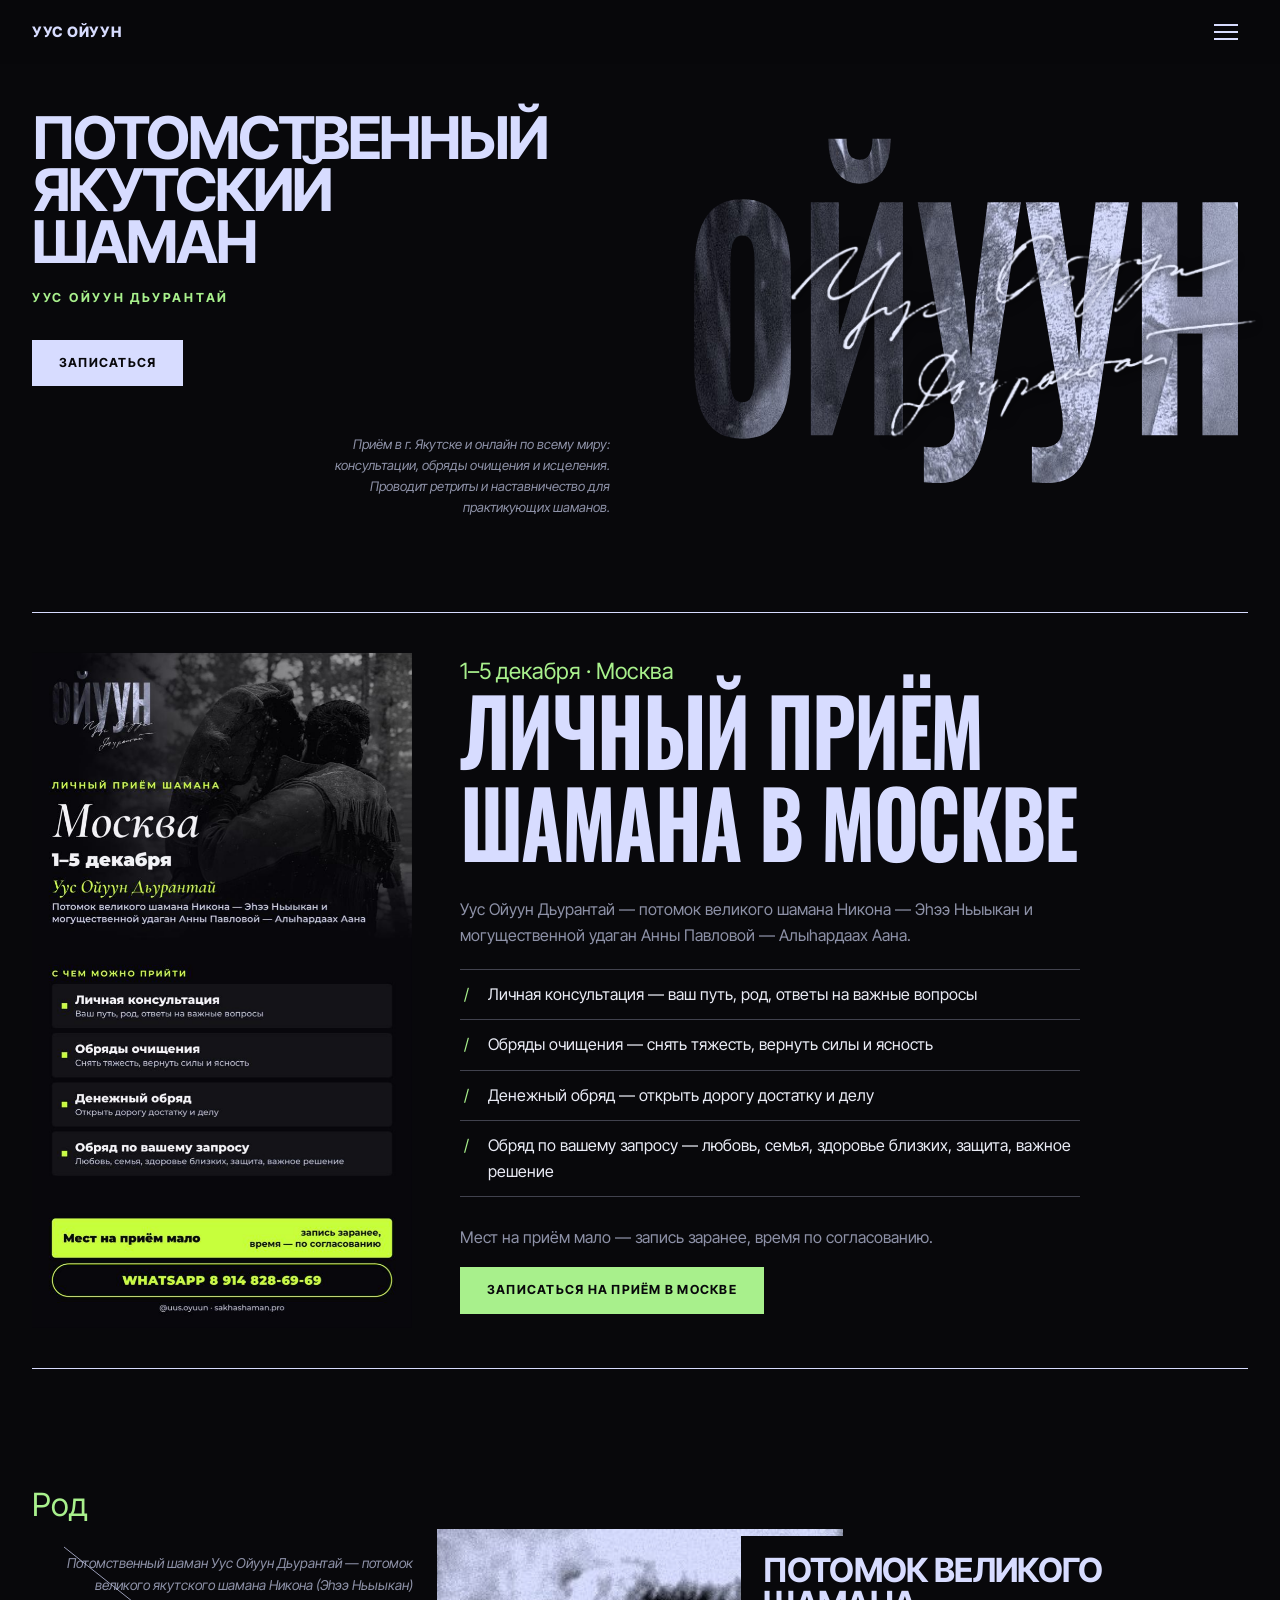
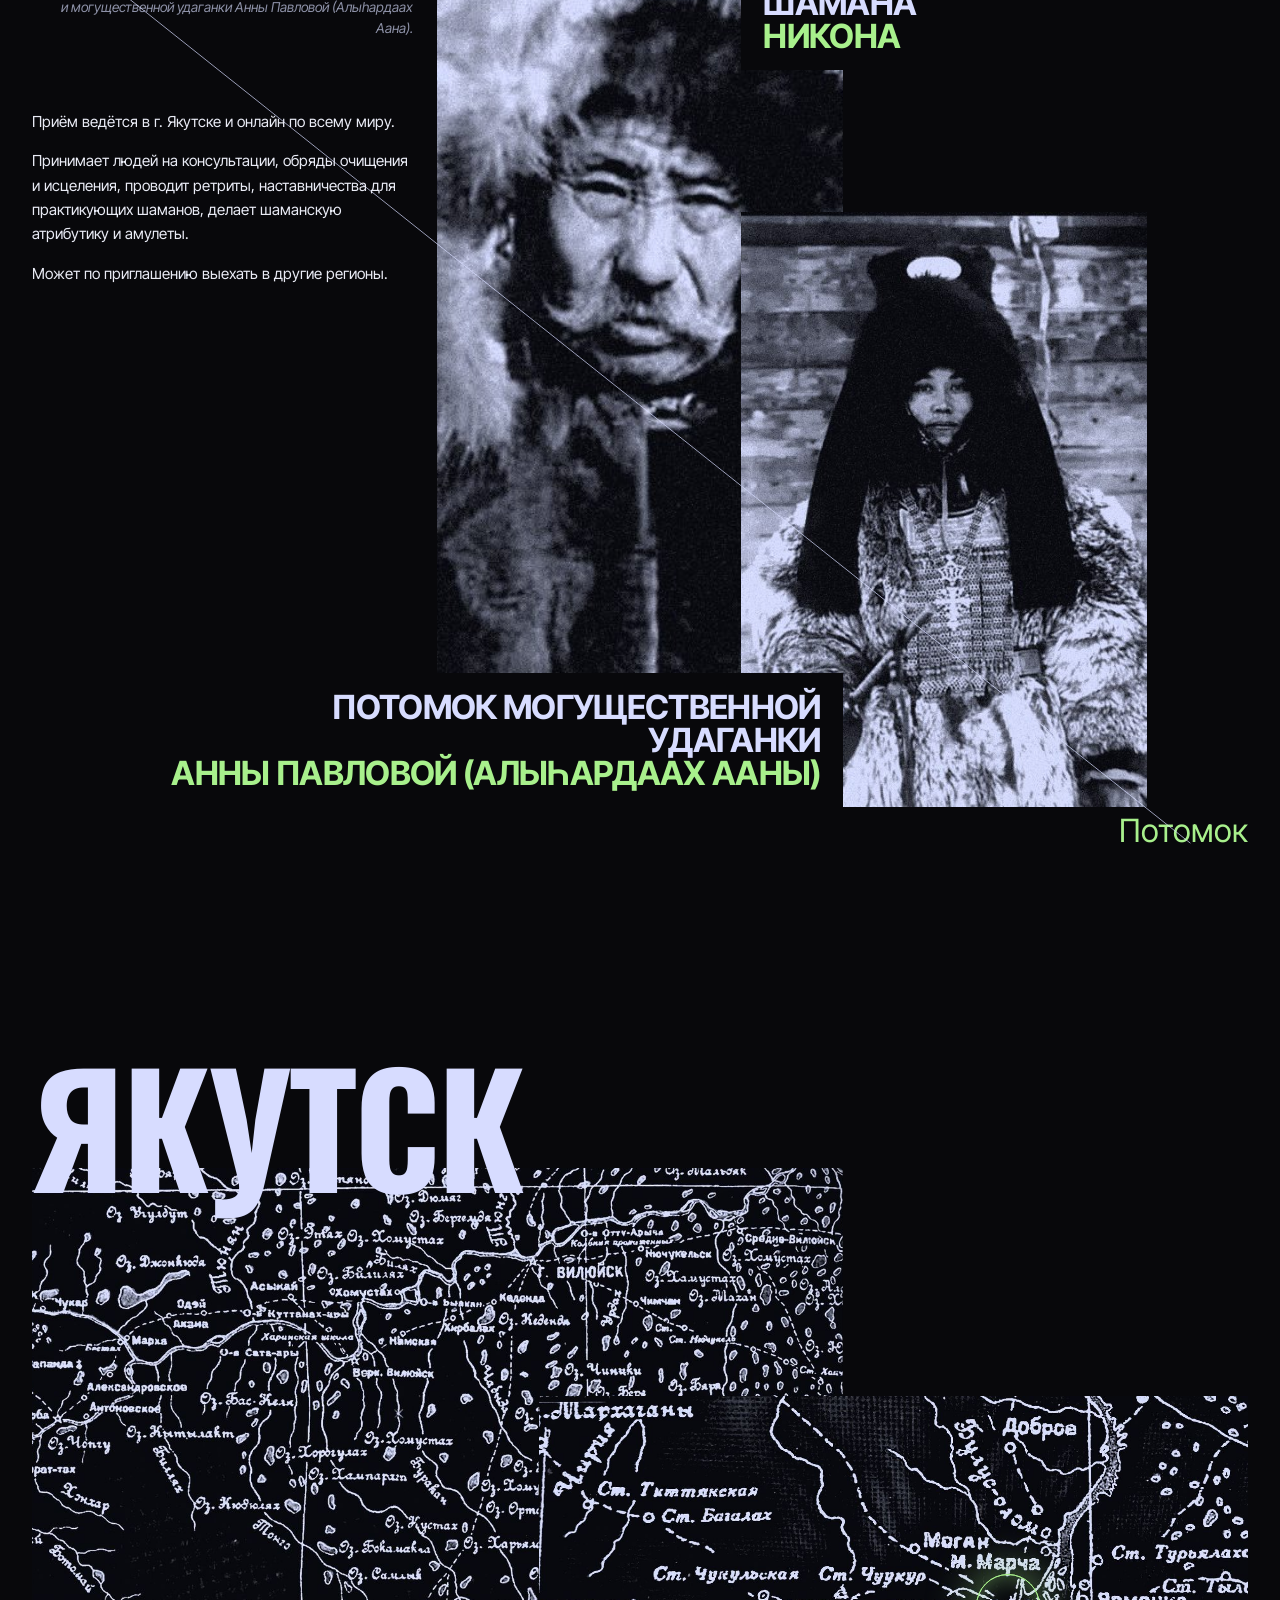
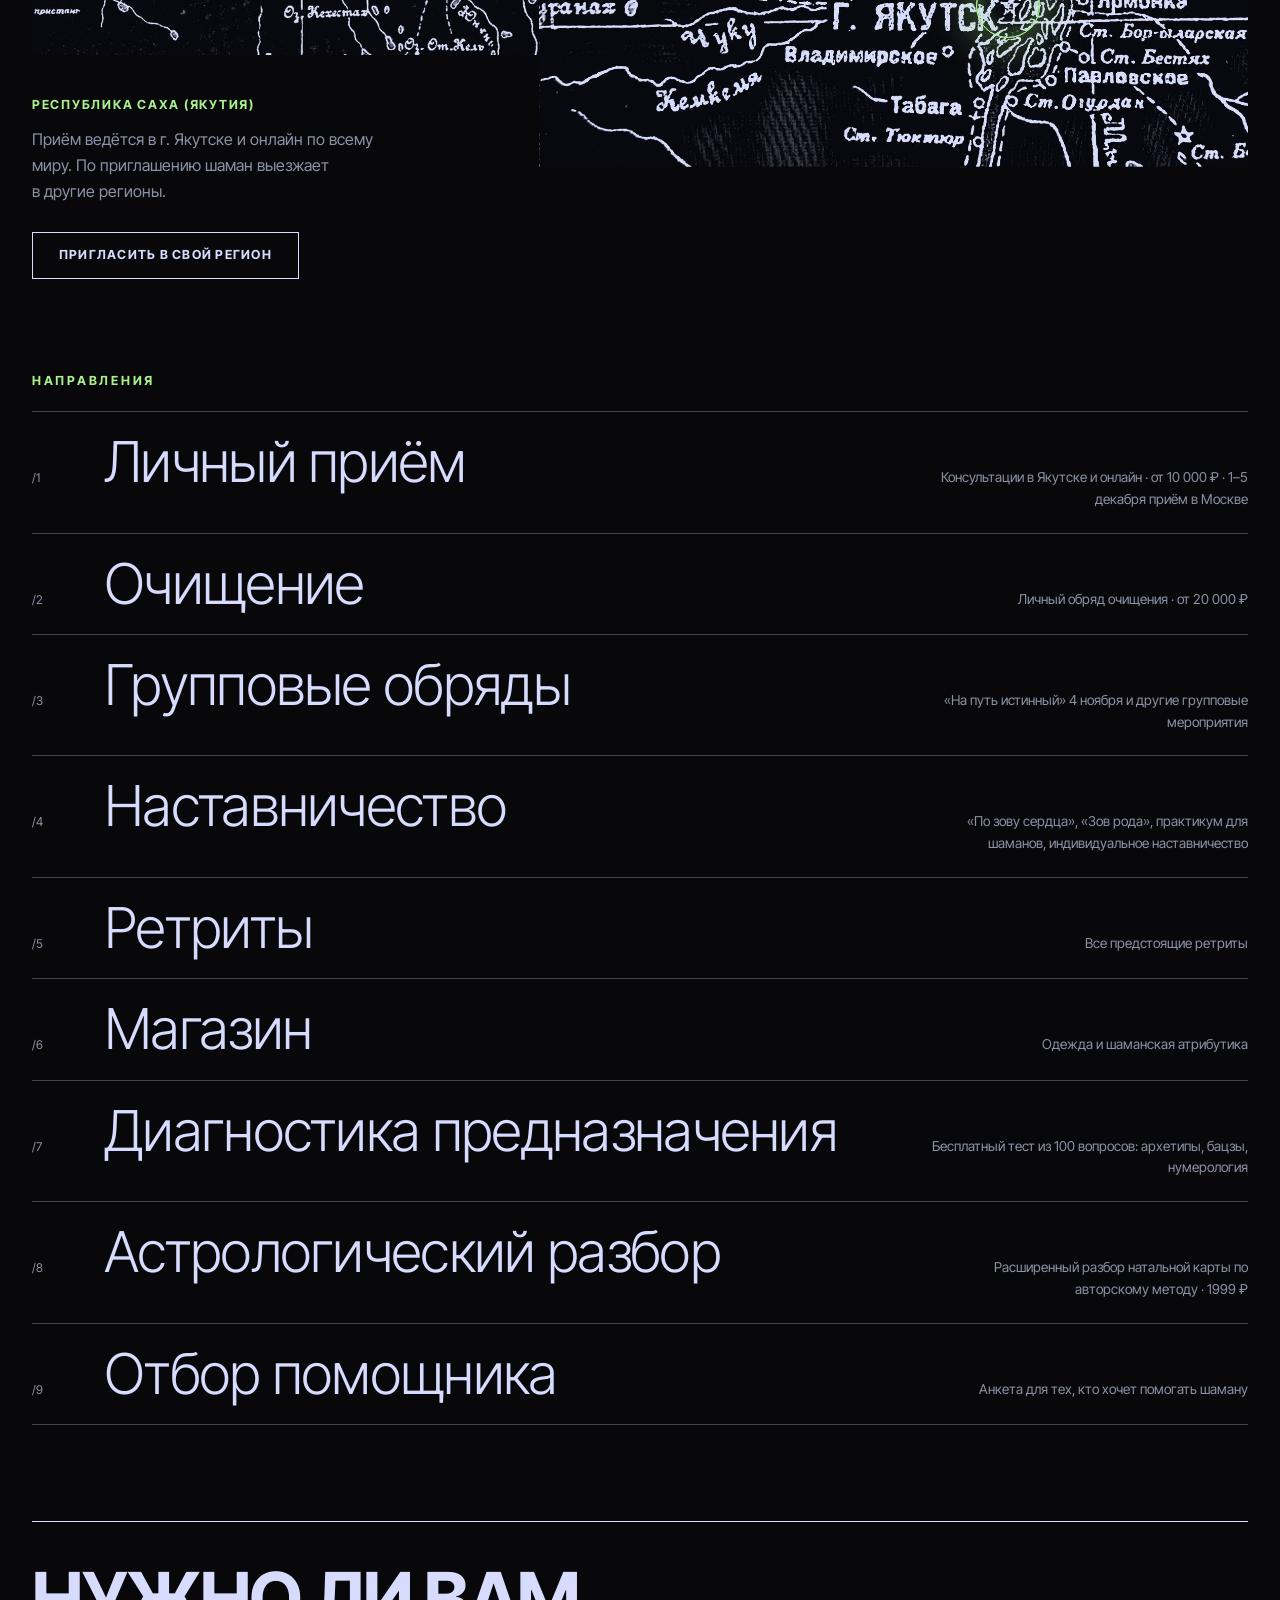
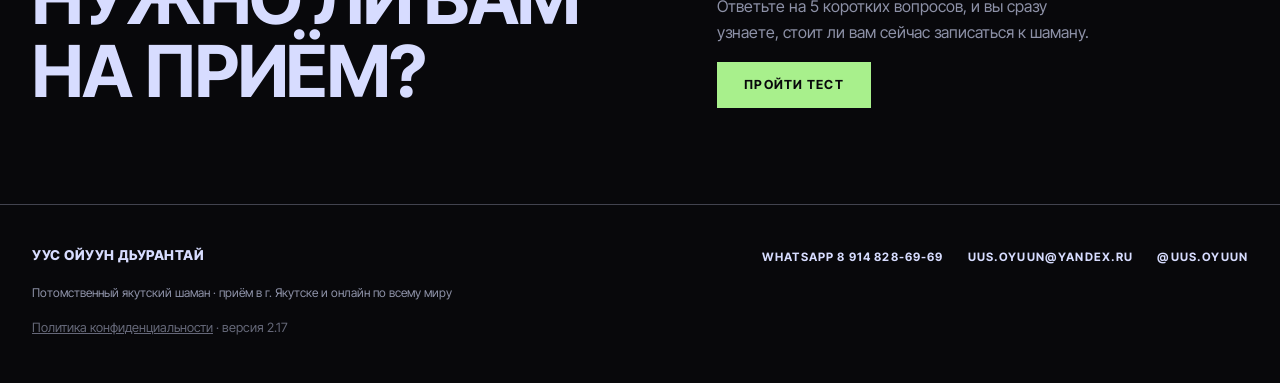
<file: index.html>
<!doctype html>
<html lang="ru">
<head>
  <meta charset="utf-8">
  <meta name="viewport" content="width=device-width, initial-scale=1">
  <title>Уус Ойуун Дьурантай — потомственный якутский шаман | sakhashaman</title>
  <meta name="description" content="Потомственный якутский шаман Уус Ойуун Дьурантай. Консультации, обряды очищения и исцеления, групповые обряды, ретриты, наставничество, шаманская атрибутика и амулеты. Приём в Якутске и онлайн по всему миру.">
  <meta property="og:title" content="Уус Ойуун Дьурантай — потомственный якутский шаман">
  <meta property="og:description" content="Консультации, обряды очищения и исцеления, ретриты, наставничество, шаманская атрибутика. Якутск.">
  <meta property="og:type" content="website">
  <link rel="icon" href="favicon.svg" type="image/svg+xml">
  <link rel="preconnect" href="https://fonts.googleapis.com">
  <link rel="preconnect" href="https://fonts.gstatic.com" crossorigin>
  <link href="https://fonts.googleapis.com/css2?family=Inter+Tight:ital,wght@0,300;0,400;0,500;0,700;0,800;1,400&family=Oswald:wght@600;700&display=swap" rel="stylesheet">
  <link rel="stylesheet" href="style.css?v=202611143">
</head>
<body>
  <header class="site-header">
    <div class="container header-inner">
      <a href="#home" class="logo" data-tab="home">Уус Ойуун</a>
      <button class="menu-toggle" aria-label="Открыть меню" aria-expanded="false" aria-controls="nav">
        <span></span><span></span><span></span>
      </button>
      <nav id="nav" class="nav" aria-label="Разделы сайта">
        <a href="#home" data-tab="home">Главная</a>
        <a href="#priem" data-tab="priem">Личный приём</a>
        <a href="#ochishchenie" data-tab="ochishchenie">Очищение</a>
        <a href="#gruppovye" data-tab="gruppovye">Групповые обряды</a>
        <a href="#nastavnichestvo" data-tab="nastavnichestvo">Наставничество</a>
        <a href="#retrity" data-tab="retrity">Ретриты</a>
        <a href="#magazin" data-tab="magazin">Магазин</a>
        <a href="#diagnostika" data-tab="diagnostika">Диагностика</a>
        <a href="#astrorazbor" data-tab="astrorazbor">Астроразбор</a>
        <a href="#pomoshnik" data-tab="pomoshnik">Отбор помощника</a>
        <a href="#kontakty" data-tab="kontakty">Контакты</a>
      </nav>
    </div>
  </header>

  <main>
    <!-- ГЛАВНАЯ -->
    <section id="home" class="tab-panel" data-panel="home">

      <!-- Первый экран -->
      <div class="container hero">
        <div class="hero-text">
          <h1 class="hero-title">Потомственный<br>якутский<br>шаман</h1>
          <p class="hero-name">Уус Ойуун Дьурантай</p>
          <div class="hero-actions">
            <a class="btn btn-primary js-wa" data-msg="Здравствуйте! Хочу записаться на консультацию." href="#kontakty">Записаться</a>
          </div>
          <p class="hero-note">Приём в г.&nbsp;Якутске и&nbsp;онлайн по всему миру: консультации, обряды очищения и&nbsp;исцеления. Проводит ретриты и&nbsp;наставничество для практикующих шаманов.</p>
        </div>
        <div class="hero-word">
          <span class="photo-word" aria-hidden="true">Ойуун</span>
          <img class="hero-signature" src="img/signature.png" alt="Подпись: Уус Ойуун Дьурантай">
        </div>
      </div>

      <!-- Шаман в Москве -->
      <div class="container">
        <div class="feature feature-poster moscow" id="moskva">
          <figure class="poster">
            <img src="img/moskva-1-5-dekabrya.jpg" width="720" height="1280" alt="Афиша: личный приём шамана Уус Ойуун Дьурантай в Москве 1–5 декабря">
          </figure>
          <div>
            <p class="eyebrow">1–5 декабря · Москва</p>
            <h2>Личный приём шамана в Москве</h2>
            <p>Уус Ойуун Дьурантай — потомок великого шамана Никона — Эһээ Ньыыкан и могущественной удаган Анны Павловой — Алыһардаах Аана.</p>
            <ul class="list">
              <li>Личная консультация — ваш путь, род, ответы на важные вопросы</li>
              <li>Обряды очищения — снять тяжесть, вернуть силы и ясность</li>
              <li>Денежный обряд — открыть дорогу достатку и делу</li>
              <li>Обряд по вашему запросу — любовь, семья, здоровье близких, защита, важное решение</li>
            </ul>
            <p>Мест на приём мало — запись заранее, время по согласованию.</p>
            <a class="btn btn-lime js-wa" data-msg="Здравствуйте! Хочу записаться на приём в Москве 1–5 декабря." href="https://wa.me/79148286969" target="_blank" rel="noopener">Записаться на приём в Москве</a>
          </div>
        </div>
      </div>

      <!-- Биография -->
      <div class="container bio">
        <p class="mark bio-mark-top">Род</p>
        <svg class="bio-line" viewBox="0 0 100 100" preserveAspectRatio="none" aria-hidden="true"><line x1="0" y1="0" x2="100" y2="100"/></svg>
        <div class="bio-quote">
          <p>Потомственный шаман Уус Ойуун Дьурантай — потомок великого якутского шамана Никона (Эһээ Ньыыкан) и&nbsp;могущественной удаганки Анны Павловой (Алыһардаах Аана).</p>
        </div>
        <figure class="bio-photo bio-photo-a"><img src="img/shaman.jpg" alt="Якутский шаман в меховой одежде" loading="lazy"></figure>
        <h2 class="bio-bar bio-bar-a">Потомок Великого шамана<br><em>Никона</em></h2>
        <figure class="bio-photo bio-photo-b"><img src="img/udagan.jpg" alt="Якутская удаганка в шапке из медвежьей шкуры и обрядовом наряде" loading="lazy"></figure>
        <h2 class="bio-bar bio-bar-b">Потомок могущественной удаганки<br><em>Анны Павловой (Алыһардаах Ааны)</em></h2>
        <div class="bio-text">
          <p>Приём ведётся в г.&nbsp;Якутске и&nbsp;онлайн по всему миру.</p>
          <p>Принимает людей на консультации, обряды очищения и исцеления, проводит ретриты, наставничества для практикующих шаманов, делает шаманскую атрибутику и&nbsp;амулеты.</p>
          <p>Может по приглашению выехать в другие регионы.</p>
        </div>
        <p class="mark bio-mark-bottom">Потомок</p>
      </div>

      <!-- Карта -->
      <div class="container map">
        <h2 class="map-title">Якутск</h2>
        <figure class="map-old map-old-a"><div class="map-pan"><img src="img/map-vilyuy.jpg" alt="Старая карта Якутии: Вилюйск, Нюрба и озёра вдоль Вилюя" loading="lazy"></div></figure>
        <figure class="map-old map-old-b">
          <div class="map-pan"><img src="img/map-yakutsk.jpg" alt="Старая карта Якутии: город Якутск на Лене" loading="lazy"></div>
          <span class="map-pin" aria-hidden="true"></span>
        </figure>
        <div class="map-text">
          <p class="map-lead">Республика Саха (Якутия)</p>
          <p>Приём ведётся в г.&nbsp;Якутске и&nbsp;онлайн по всему миру. По приглашению шаман выезжает в&nbsp;другие регионы.</p>
          <a class="btn btn-ghost js-wa" data-msg="Здравствуйте! Хотим пригласить вас в наш регион." href="#kontakty">Пригласить в свой регион</a>
        </div>
      </div>

      <!-- Направления -->
      <div class="container services">
        <h2 class="section-title">Направления</h2>
        <ol class="service-list">
          <li><a href="#priem" data-tab="priem"><sup>/1</sup><span class="service-name">Личный приём</span><span class="service-desc">Консультации в Якутске и онлайн · от 10 000 ₽ · 1–5 декабря приём в Москве</span></a></li>
          <li><a href="#ochishchenie" data-tab="ochishchenie"><sup>/2</sup><span class="service-name">Очищение</span><span class="service-desc">Личный обряд очищения · от 20 000 ₽</span></a></li>
          <li><a href="#gruppovye" data-tab="gruppovye"><sup>/3</sup><span class="service-name">Групповые обряды</span><span class="service-desc">«На путь истинный» 4 ноября и другие групповые мероприятия</span></a></li>
          <li><a href="#nastavnichestvo" data-tab="nastavnichestvo"><sup>/4</sup><span class="service-name">Наставничество</span><span class="service-desc">«По зову сердца», «Зов рода», практикум для шаманов, индивидуальное наставничество</span></a></li>
          <li><a href="#retrity" data-tab="retrity"><sup>/5</sup><span class="service-name">Ретриты</span><span class="service-desc">Все предстоящие ретриты</span></a></li>
          <li><a href="#magazin" data-tab="magazin"><sup>/6</sup><span class="service-name">Магазин</span><span class="service-desc">Одежда и шаманская атрибутика</span></a></li>
          <li><a href="#diagnostika" data-tab="diagnostika"><sup>/7</sup><span class="service-name">Диагностика предназначения</span><span class="service-desc">Бесплатный тест из 100 вопросов: архетипы, бацзы, нумерология</span></a></li>
          <li><a href="#astrorazbor" data-tab="astrorazbor"><sup>/8</sup><span class="service-name">Астрологический разбор</span><span class="service-desc">Расширенный разбор натальной карты по авторскому методу · 1999 ₽</span></a></li>
          <li><a href="#pomoshnik" data-tab="pomoshnik"><sup>/9</sup><span class="service-name">Отбор помощника</span><span class="service-desc">Анкета для тех, кто хочет помогать шаману</span></a></li>
        </ol>
      </div>

      <!-- Тест -->
      <div class="container">
        <div class="quiz-teaser">
          <h2>Нужно ли вам<br>на приём?</h2>
          <div>
            <p>Ответьте на 5 коротких вопросов, и вы сразу узнаете, стоит ли вам сейчас записаться к шаману.</p>
            <button class="btn btn-lime js-quiz-open" type="button">Пройти тест</button>
          </div>
        </div>
      </div>
    </section>

    <!-- 1. ЛИЧНЫЙ ПРИЁМ -->
    <section id="priem" class="tab-panel" data-panel="priem" hidden>
      <div class="container page">
        <p class="eyebrow">/1</p>
        <h1>Личный приём</h1>
        <p class="page-lead">Индивидуальные консультации · в Якутске и онлайн · от 10 000 ₽</p>
        <div class="page-grid">
          <div>
            <p>
              На личной консультации шаман выслушает ваш вопрос и обратится к духам, чтобы увидеть
              причины происходящего и подсказать путь. Можно прийти с вопросами о здоровье, семье,
              роде, работе, жизненном выборе.
            </p>
            <h3>Онлайн-приём</h3>
            <p>
              Если вы живёте в другом городе или стране, консультация проходит онлайн по видеосвязи.
              Время согласуется заранее, удобный способ связи обсуждается при записи.
            </p>
            <h3>Как проходит</h3>
            <ul class="list">
              <li>Очная встреча в г. Якутске</li>
              <li>Онлайн-приём по видеосвязи из любого города</li>
              <li>По приглашению — выезд в другие регионы</li>
              <li>Время и формат согласуются заранее</li>
            </ul>
          </div>
          <div class="cta-box">
            <p class="cta-moscow"><b>1–5 декабря — приём в Москве.</b> Мест немного, цены в Москве уточняйте при записи.</p>
            <a class="btn btn-lime js-wa" data-msg="Здравствуйте! Хочу записаться на приём в Москве 1–5 декабря." href="https://wa.me/79148286969" target="_blank" rel="noopener">Записаться в Москве</a>
            <hr class="cta-sep">
            <p class="cta-note" style="margin-top:0 !important">В Якутске и онлайн</p>
            <p class="price" style="font-size:2rem;font-weight:800;color:var(--frost);margin:0 0 4px">от 10 000 ₽</p>
            <h3>Записаться на приём</h3>
            <p>Напишите в WhatsApp — согласуем удобный день и время.</p>
            <a class="btn btn-primary js-wa" data-msg="Здравствуйте! Хочу записаться на личную консультацию." href="#kontakty">Написать в WhatsApp</a>
            <a class="btn btn-ghost js-wa" data-msg="Здравствуйте! Хочу записаться на онлайн-приём." href="#kontakty">Записаться онлайн</a>
            <p class="cta-note">Не уверены, нужно ли вам на приём?</p>
            <button class="btn btn-ghost js-quiz-open" type="button">Пройти тест</button>
          </div>
        </div>
      </div>
    </section>

    <!-- 2. ОЧИЩЕНИЕ -->
    <section id="ochishchenie" class="tab-panel" data-panel="ochishchenie" hidden>
      <div class="container page">
        <p class="eyebrow">/2</p>
        <h1>Очищение</h1>
        <p class="page-lead">Личный обряд очищения · от 20 000 ₽</p>
        <div class="page-grid">
          <div>
            <p>
              Обряд очищения снимает тяжесть, накопившуюся на человеке, его доме или роде, и
              восстанавливает связь с силами природы. Шаман также проводит обряды исцеления.
            </p>
            <h3>Перед обрядом</h3>
            <ul class="list">
              <li>Свяжитесь заранее, чтобы выбрать дату</li>
              <li>Шаман расскажет, как подготовиться</li>
              <li>Обряд может быть индивидуальным или для семьи</li>
            </ul>
          </div>
          <div class="cta-box">
            <p class="price" style="font-size:2rem;font-weight:800;color:var(--frost);margin:0 0 4px">от 20 000 ₽</p>
            <p class="cta-note">Личный обряд</p>
            <h3>Записаться на очищение</h3>
            <p>Оставьте заявку в WhatsApp или напишите на почту.</p>
            <a class="btn btn-primary js-wa" data-msg="Здравствуйте! Хочу записаться на обряд очищения." href="#kontakty">Написать в WhatsApp</a>
            <a class="btn btn-ghost" href="mailto:uus.oyuun@yandex.ru?subject=Запись%20на%20обряд%20очищения">Написать на почту</a>
          </div>
        </div>
      </div>
    </section>

    <!-- 3. ГРУППОВЫЕ ОБРЯДЫ -->
    <section id="gruppovye" class="tab-panel" data-panel="gruppovye" hidden>
      <div class="container page">
        <p class="eyebrow">/3</p>
        <h1>Групповые обряды</h1>
        <p class="page-lead">«На путь истинный» и другие групповые мероприятия</p>
        <div class="feature feature-poster">
          <figure class="poster">
            <img src="img/obryad-put.jpg" width="900" height="1600" loading="lazy" alt="Афиша обряда «Сөптөөх суолга турунуу» 4 ноября: шаман с бубном в зимнем лесу">
          </figure>
          <div>
            <p class="eyebrow">4 ноября · с 12:00 · этно-комплекс «Атласов парк» · 3000 ₽ с человека</p>
            <h2>«На путь истинный»</h2>
            <p>
              Групповой обряд для тех, кто чувствует, что сбился с пути, кому не хватает сил,
              кого тревожат беспокойство и страх. Шаман и его ученики работают с бубном, чтобы
              помочь найти свою дорогу и выправить внутреннее состояние.
            </p>
            <ul class="list">
              <li>Тойук — обрядовое песнопение-обращение к духам, очищение</li>
              <li>Обряд: сильная работа с бубном</li>
              <li>Амулет — получат 20 человек, которых отберёт шаман</li>
              <li>Откровенный разговор, ответы на вопросы и советы</li>
            </ul>
            <p>Количество мест ограничено, участие только по предварительной записи.</p>
            <a class="btn btn-primary js-wa" data-msg="Здравствуйте! Хочу участвовать в обряде «На путь истинный» 4 ноября в 12:00." href="#kontakty">Записаться на 4 ноября</a>

            <div class="sah" lang="sah">
              <h3>Сөптөөх суолга турунуу</h3>
              <p><b>Сэтинньи 4 күнүгэр</b><br>Уус Ойуун Дьурантай анал сиэр-туом киэһэтигэр ыҥырар!</p>
              <p>Олоххутугар суолгут буккуллубут курдук буолбут, сэниэҕит тиийбэт, ис санааҕыт тыҥааһыннаах (тревожнай) уонна куттал баар буоллаҕына, бу алгыстаах сиэргэ эрдэттэн суруттарыҥ.</p>
              <p>Бу киэһэ Уус Ойуун Дьурантай уонна кини уһуйуллааччылара күүстээх нэҥири хамсатан, олоххутугар сөптөөх суолу буларгытыгар уонна ис туруккутун көннөрөргө анаан үлэлиэхтэрэ.</p>
              <p><b>Киэһэ хаамыыта (программа):</b></p>
              <ul class="list">
                <li>Тойук, ыраастаныы</li>
                <li>Сиэр-туом (дүҥүрүнэн күүстээх үлэ)</li>
                <li>Харысхал туруоруута</li>
                <li>Ирэ-хоро кэпсэтии, сүбэ-ама</li>
              </ul>
              <p>
                Буолар күнэ: Сэтинньи 4 күнэ<br>
                Буолар сирэ: «Атласов парк» этно-комплекс<br>
                Саҕаланар бириэмэтэ: 12:00 чаастан<br>
                Киирии төлөбүрэ: 3000 солк.
              </p>
              <p><b>Миэстэ хааччахтаах, эрдэттэн сурутуунан эрэ!</b><br>Билсэр нүөмэргит: <a href="https://wa.me/79148286969" target="_blank" rel="noopener">+79148286969</a></p>
            </div>
          </div>
        </div>
        <h3>Другие мероприятия</h3>
        <p>
          Шаман проводит групповые обряды для коллективов, семей и сообществ, в том числе по
          приглашению в других регионах. Расписание ближайших обрядов уточняйте в WhatsApp
          или в Instagram <a href="https://instagram.com/uus.oyuun" target="_blank" rel="noopener">@uus.oyuun</a>.
        </p>
      </div>
    </section>

    <!-- 4. НАСТАВНИЧЕСТВО -->
    <section id="nastavnichestvo" class="tab-panel" data-panel="nastavnichestvo" hidden>
      <div class="container page">
        <p class="eyebrow">/4</p>
        <h1>Наставничество</h1>
        <p class="page-lead">«По зову сердца» · «Зов рода» · практикум для шаманов · индивидуальное наставничество</p>
        <div class="nast-grid">
          <a class="nast-card js-wa" id="soprovozhdenie" data-msg="Здравствуйте! Хочу записаться на наставничество «По зову сердца»." href="#kontakty">
            <img src="img/po-zovu-serdtsa.jpg" width="900" height="1337" loading="lazy" alt="Наставничество «По зову сердца»: для тех, кто ищет свой путь, с психологом и шаманом">
          </a>
          <a class="nast-card js-wa" id="zov-roda" data-msg="Здравствуйте! Хочу записаться на наставничество «Зов рода»." href="#kontakty">
            <img src="img/zov-roda.jpg" width="900" height="1355" loading="lazy" alt="Наставничество «Зов рода»: для открывающихся людей, только теория с шаманом">
          </a>
          <a class="nast-card js-wa" id="praktikum" data-msg="Здравствуйте! Хочу записаться на практикум для шаманов «Секретные техники»." href="#kontakty">
            <img src="img/praktikum-shamanov.jpg" width="900" height="1425" loading="lazy" alt="Практикум для шаманов «Секретные техники» от Уус Ойуун Дьурантай">
          </a>
          <a class="nast-card js-wa" id="lichnoe-nastavnichestvo" data-msg="Здравствуйте! Хочу на индивидуальное наставничество." href="#kontakty">
            <img src="img/individualnoe-nastavnichestvo.jpg" width="900" height="1634" loading="lazy" alt="Индивидуальное наставничество лично с шаманом: для тех, кто уже решился на путь шаманизма. Осталось 1 место">
          </a>
        </div>
      </div>
    </section>

    <!-- 5. РЕТРИТЫ -->
    <section id="retrity" class="tab-panel" data-panel="retrity" hidden>
      <div class="container page">
        <p class="eyebrow">/5</p>
        <h1>Ретриты</h1>
        <p class="page-lead">Все предстоящие ретриты</p>
        <p>
          Ретрит — это несколько дней на земле Якутии вдали от городской суеты: обряды, практики,
          общение с шаманом и природой.
        </p>
        <!-- Чтобы добавить ретрит: скопируйте блок <article class="event"> и заполните дату, название и описание. -->
        <div class="events">
          <article class="event">
            <div class="event-date"><span class="event-day">—</span><span class="event-month">Дата уточняется</span></div>
            <div class="event-body">
              <h3>Ближайший ретрит</h3>
              <p>Даты и программа предстоящих ретритов публикуются в Instagram
                <a href="https://instagram.com/uus.oyuun" target="_blank" rel="noopener">@uus.oyuun</a>.
                Чтобы узнать подробности и забронировать место, напишите в WhatsApp.</p>
              <a class="btn btn-primary js-wa" data-msg="Здравствуйте! Хочу узнать о ближайшем ретрите." href="#kontakty">Узнать подробности</a>
            </div>
          </article>
        </div>
      </div>
    </section>

    <!-- 6. МАГАЗИН -->
    <section id="magazin" class="tab-panel" data-panel="magazin" hidden>
      <div class="container page">
        <p class="eyebrow">/6</p>
        <h1>Магазин</h1>
        <p class="page-lead">Одежда и шаманская атрибутика</p>
        <p>
          Все изделия шаман создаёт сам, по традициям саха. Возможно изготовление на заказ.
          Чтобы узнать цену и наличие, нажмите «Заказать».
        </p>
        <div class="feature feature-poster shop-featured" id="amulet-gagara">
          <figure class="poster">
            <video src="video/gagara.mp4" poster="img/amulet-zashchitnyy-2.jpg" width="720" height="1002" autoplay muted loop playsinline preload="metadata" aria-label="Амулет «Гагара»: энергия из бубна шамана входит в металлическую птицу"></video>
          </figure>
          <div>
            <p class="eyebrow">В наличии · 8 000 ₽</p>
            <h2>Амулет «Гагара»</h2>
            <p>Оберег от потомков великого шамана Никона — Эhээ Ньыыкан и удаганки Анны Павловой — Алыhардаах Ааны, от Уус Ойуун Дьурантай. Защитный оберег в виде гагары — птицы, которая соединяет миры. Ручная работа, металлический сплав.</p>
            <ul class="list">
              <li>Защищает от негативной энергии</li>
              <li>Даёт силу и уверенность</li>
              <li>Связь с природой и родом</li>
              <li>Ручная работа, металлический сплав</li>
            </ul>
            <p class="price">8 000 ₽</p>
            <p>Доставка Почтой России входит в стоимость. По Якутску — доставка по адресу, по согласованию.</p>
            <a class="btn btn-primary js-wa" data-msg="Здравствуйте! Хочу купить амулет «Гагара» за 8 000 ₽." href="#kontakty">Купить амулет</a>
          </div>
        </div>

        <div class="feature feature-poster shop-featured" id="amulet-lunnyy-zayats">
          <figure class="poster">
            <video src="video/lunnyy-zayats.mp4" poster="img/lunnyy-zayats-poster.jpg" width="720" height="992" autoplay muted loop playsinline preload="metadata" aria-label="Оберег здоровья «Лунный заяц» — металлический заяц на полумесяце"></video>
          </figure>
          <div>
            <p class="eyebrow">В наличии · 10 000 ₽</p>
            <h2>Оберег «Лунный заяц»</h2>
            <p>Оберег здоровья для защиты от болезней — от потомков великого шамана Никона — Эhээ Ньыыкан и удаганки Анны Павловой — Алыhардаах Ааны, от Уус Ойуун Дьурантай. Как лунный заяц легко уходит от погони — так и оберег уводит хвори прочь.</p>
            <ul class="list">
              <li>Оберегает здоровье от болезней</li>
              <li>Лунная сила восстанавливает энергию</li>
              <li>Связь с природой и родом</li>
              <li>Металл, ручная работа</li>
            </ul>
            <p class="price">10 000 ₽</p>
            <p>В наличии. Доступен корпоративный заказ — для коллективов и в подарок партнёрам. Доставка Почтой России входит в стоимость. По Якутску — доставка по адресу, по согласованию.</p>
            <div class="shop-actions">
              <a class="btn btn-primary js-wa" data-msg="Здравствуйте! Хочу купить оберег «Лунный заяц» за 10 000 ₽." href="#kontakty">Купить оберег</a>
              <a class="btn btn-ghost js-wa" data-msg="Здравствуйте! Интересует корпоративный заказ оберегов «Лунный заяц»." href="#kontakty">Корпоративный заказ</a>
            </div>
          </div>
        </div>

        <div class="feature feature-wide shop-featured" id="amulet-bogataya-ryba">
          <figure class="poster">
            <video src="video/bogataya-ryba.mp4" poster="img/bogataya-ryba-poster.jpg" width="960" height="540" autoplay muted loop playsinline preload="metadata" aria-label="Оберег «Богатая рыба» — серебристая рыбка плывёт по волнам, на неё падают серебряные монеты"></video>
          </figure>
          <div>
            <p class="eyebrow">Скоро</p>
            <h2>Оберег «Богатая рыба»</h2>
            <p>Заговорена шаманом. Притягивает деньги, хранит ваше богатство и приумножает его.</p>
            <ul class="list">
              <li>Притягивает деньги</li>
              <li>Хранит богатство</li>
              <li>Приумножает его</li>
            </ul>
            <p>Носите с собой в кошельке или храните в сейфе. Время от времени кормите рыбку.</p>
          </div>
        </div>

        <div class="feature feature-poster shop-featured" id="shamanskaya-odezhda">
          <figure class="poster">
            <img src="img/zhilet-udagan.jpg" width="720" height="960" loading="lazy" alt="Обрядовый нарядный жилет для удаган: светлая кожа, мех на проймах, на груди горностай и гагара">
          </figure>
          <div>
            <p class="eyebrow">Шаманская одежда · под заказ</p>
            <h2>Обрядовый нарядный жилет для удаган</h2>
            <p>Мы шьём защитную обрядовую одежду из различных типов кожи. Шаман видит ваших тотемных и усиливает их в металлических оберегах шаманской одежды.</p>
            <ul class="list">
              <li>Тотемные: горностай, гагара</li>
              <li>Разные типы кожи, отделка мехом</li>
              <li>Металлические обереги с тотемными животными</li>
              <li>Ручная работа</li>
            </ul>
            <p>Фасон, кожу и тотемы обсуждаем при заказе, стоимость — по запросу.</p>
            <a class="btn btn-primary js-wa" data-msg="Здравствуйте! Хочу заказать шаманскую одежду (обрядовый жилет)." href="https://wa.me/79148286969" target="_blank" rel="noopener">Заказать</a>
          </div>
        </div>

        <!-- Чтобы добавить товар: скопируйте блок <article class="product">, укажите название, описание и, при желании, фото в <div class="product-img">. -->
        <div class="products">
          <article class="product">
            <div class="product-img"><svg viewBox="0 0 100 100" aria-hidden="true"><circle cx="50" cy="50" r="38" fill="none" stroke="currentColor" stroke-width="2"/><circle cx="50" cy="50" r="30" fill="none" stroke="currentColor" stroke-width="1"/><path d="M50 20v60M20 50h60" stroke="currentColor" stroke-width="1.5"/></svg></div>
            <h3>Шаманский бубен (дүҥүр)</h3>
            <p>Изготавливается вручную на заказ.</p>
            <a class="btn btn-small js-wa" data-msg="Здравствуйте! Интересует шаманский бубен." href="#kontakty">Заказать</a>
          </article>
          <article class="product">
            <div class="product-img"><img src="img/zhilet-udagan.jpg" loading="lazy" alt="Обрядовый жилет для удаган"></div>
            <h3>Шаманская одежда</h3>
            <p>Защитная обрядовая одежда из разных типов кожи. Шаман смотрит ваших тотемных животных и усиливает их.</p>
            <a class="btn btn-small js-wa" data-msg="Здравствуйте! Интересует шаманская одежда." href="#kontakty">Заказать</a>
          </article>
          <article class="product">
            <div class="product-img"><img src="img/amulet-zashchitnyy-2.jpg" loading="lazy" alt="Амулет «Гагара»"></div>
            <h3>Амулеты</h3>
            <p>«Гагара» — 8 000 ₽ и «Лунный заяц» — 10 000 ₽, в наличии. Доставка Почтой России включена.</p>
            <a class="btn btn-small js-wa" data-msg="Здравствуйте! Интересуют амулеты." href="#kontakty">Заказать</a>
          </article>
          <article class="product" id="dukh-pomoshchnik">
            <div class="product-img"><svg viewBox="0 0 100 100" aria-hidden="true"><ellipse cx="50" cy="24" rx="11" ry="13" fill="none" stroke="currentColor" stroke-width="2"/><path d="M45 22h3M52 22h3M46 29q4 3 8 0" stroke="currentColor" stroke-width="1.5" fill="none"/><path d="M39 37h22l4 50H35z" fill="none" stroke="currentColor" stroke-width="2"/><path d="M39 50h22M38 63h24M37 76h26M50 37v50" stroke="currentColor" stroke-width="1"/></svg></div>
            <p class="eyebrow">Скоро</p>
            <h3>Дух-помощник</h3>
            <p>Дерево, сосна. Полностью ручная работа. Помогает в исполнении желаний, открывает пути человека.</p>
          </article>
          <article class="product">
            <div class="product-img"><svg viewBox="0 0 100 100" aria-hidden="true"><path d="M50 12v76" stroke="currentColor" stroke-width="2"/><path d="M50 30l-16-10M50 30l16-10M50 50l-20-10M50 50l20-10M50 70l-14-8M50 70l14-8" stroke="currentColor" stroke-width="1.5"/></svg></div>
            <h3>Шаманская атрибутика</h3>
            <p>Предметы для обрядов и практики.</p>
            <a class="btn btn-small js-wa" data-msg="Здравствуйте! Интересует шаманская атрибутика." href="#kontakty">Заказать</a>
          </article>
        </div>
      </div>
    </section>

    <!-- 7. ДИАГНОСТИКА ПРЕДНАЗНАЧЕНИЯ (вопросы и расчёты в diag.js) -->
    <section id="diagnostika" class="tab-panel" data-panel="diagnostika" hidden>
      <div class="container page">
        <p class="eyebrow">/7</p>
        <h1>Диагностика предназначения</h1>
        <p class="page-lead">Распаковка личности · 5 блоков по 20 вопросов · 15–20 минут</p>
        <div class="diag-intro">
          <p>Тест помогает понять, что вам по-настоящему нравится делать, в чём ваш талант и как превратить его в доход. В основе — архетипы личности, психологический портрет, учение о пяти стихиях, а по дате рождения считаются бацзы, нумерология и знак зодиака.</p>
          <p>Отвечайте быстро, первым чувством. Ответы сохраняются в вашем браузере, поэтому можно прерваться и продолжить позже.</p>
        </div>
        <div id="diag" class="diag" aria-live="polite">
          <div class="diag-stage"></div>
        </div>
      </div>
    </section>

    <!-- 8. АСТРОЛОГИЧЕСКИЙ РАЗБОР (платный; расчёты в astro-calc.js, отчёт в astro.js) -->
    <section id="astrorazbor" class="tab-panel" data-panel="astrorazbor" hidden>
      <div class="container page">
        <p class="eyebrow">/8</p>
        <h1>Астрологический разбор</h1>
        <p class="page-lead">Авторский метод · расширенный разбор натальной карты · 1999 ₽</p>
        <div class="astro-intro">
          <p>Полный портрет человека по всем фронтам: психологические тесты и профориентация, западная и ведическая астрология, китайская астрология бацзы и астрокартография. Все методы сведены в один ответ без противоречий: кто вы, в каком деле раскроетесь, где и когда действовать.</p>
          <ul class="astro-includes">
            <li><sup>/1</sup>Психологический портрет: тест «Большая пятёрка» и архетипы Юнга</li>
            <li><sup>/2</sup>Профориентация по Холланду и подходящие профессии</li>
            <li><sup>/3</sup>Западный гороскоп: планеты, дома, аспекты, узлы, Лилит</li>
            <li><sup>/4</sup>Ведическая астрология: лагна, накшатры, Раху и Кету, даши</li>
            <li><sup>/5</sup>Бацзы: четыре столпа, полезные стихии, звёзды, такты удачи</li>
            <li><sup>/6</sup>Астрокартография: города для карьеры, денег, любви и жизни</li>
            <li><sup>/7</sup>Периоды жизни по десятилетиям и рекомендации</li>
          </ul>
          <p>Понадобятся дата, время и место рождения. Если время неизвестно, разбор всё равно будет, но без домов, асцендента и линий городов.</p>
        </div>
        <div id="astro" class="diag astro" aria-live="polite">
          <div class="astro-stage"></div>
        </div>
      </div>
    </section>

    <!-- 9. ОТБОР ПОМОЩНИКА (анкета и тест на эго в helper.js) -->
    <section id="pomoshnik" class="tab-panel" data-panel="pomoshnik" hidden>
      <div class="container page">
        <p class="eyebrow">/9</p>
        <h1>Отбор помощника</h1>
        <p class="page-lead">Анкета для тех, кто хочет помогать шаману · 15 минут</p>
        <div class="diag-intro">
          <p>Шаман ищет помощников на обряды, ретриты и приёмы. Расскажите о себе, о своём опыте и о том, почему вам это близко. В конце — короткий тест.</p>
          <p>Анкету читает сам шаман. Если вы подойдёте, с вами свяжутся по телефону или в WhatsApp.</p>
        </div>
        <div id="helper" class="diag"></div>
      </div>
    </section>

    <!-- КОНТАКТЫ -->
    <section id="kontakty" class="tab-panel" data-panel="kontakty" hidden>
      <div class="container page">
        <h1>Контакты</h1>
        <p class="page-lead">Приём в г. Якутске и онлайн по всему миру · выезд в другие регионы по приглашению</p>
        <div class="contacts">
          <a class="contact js-wa" data-msg="Здравствуйте!" href="https://wa.me/79148286969" target="_blank" rel="noopener">
            <span class="contact-label">WhatsApp</span>
            <span class="contact-value">8 914 828-69-69</span>
          </a>
          <a class="contact" href="mailto:uus.oyuun@yandex.ru">
            <span class="contact-label">Почта</span>
            <span class="contact-value">uus.oyuun@yandex.ru</span>
          </a>
          <a class="contact" href="https://instagram.com/uus.oyuun" target="_blank" rel="noopener">
            <span class="contact-label">Instagram</span>
            <span class="contact-value">@uus.oyuun</span>
          </a>
        </div>
      </div>
    </section>
  </main>

  <!-- Тест «Нужно ли вам на приём?». Вопросы и ответы задаются в script.js (QUIZ). -->
  <div class="quiz" id="quiz" role="dialog" aria-modal="true" aria-label="Тест: нужно ли вам на приём" hidden>
    <div class="quiz-backdrop" data-quiz-close></div>
    <div class="quiz-window">
      <button class="quiz-close" type="button" data-quiz-close aria-label="Закрыть">&times;</button>
      <div class="quiz-progress" aria-hidden="true"></div>
      <div class="quiz-stage" aria-live="polite"></div>
    </div>
  </div>

  <footer class="site-footer">
    <div class="container footer-inner">
      <p class="footer-name">Уус Ойуун Дьурантай</p>
      <div class="footer-links">
        <a class="js-wa" data-msg="Здравствуйте!" href="https://wa.me/79148286969" target="_blank" rel="noopener">WhatsApp 8 914 828-69-69</a>
        <a href="mailto:uus.oyuun@yandex.ru">uus.oyuun@yandex.ru</a>
        <a href="https://instagram.com/uus.oyuun" target="_blank" rel="noopener">@uus.oyuun</a>
      </div>
      <p class="footer-place">Потомственный якутский шаман · приём в г. Якутске и онлайн по всему миру</p>
      <p class="footer-legal"><a href="privacy.html">Политика конфиденциальности</a> · версия 2.17</p>
    </div>
  </footer>

  <script src="script.js?v=202611143"></script>
  <script src="diag.js?v=202611143"></script>
  <script src="vendor/astronomy-2.1.19.min.js"></script>
  <script src="cities.js?v=202611143"></script>
  <script src="astro-calc.js?v=202611143"></script>
  <script src="astro.js?v=202611143"></script>
  <script src="pdf.js?v=202611143"></script>
  <script src="helper.js?v=202611143"></script>
</body>
</html>
</file>
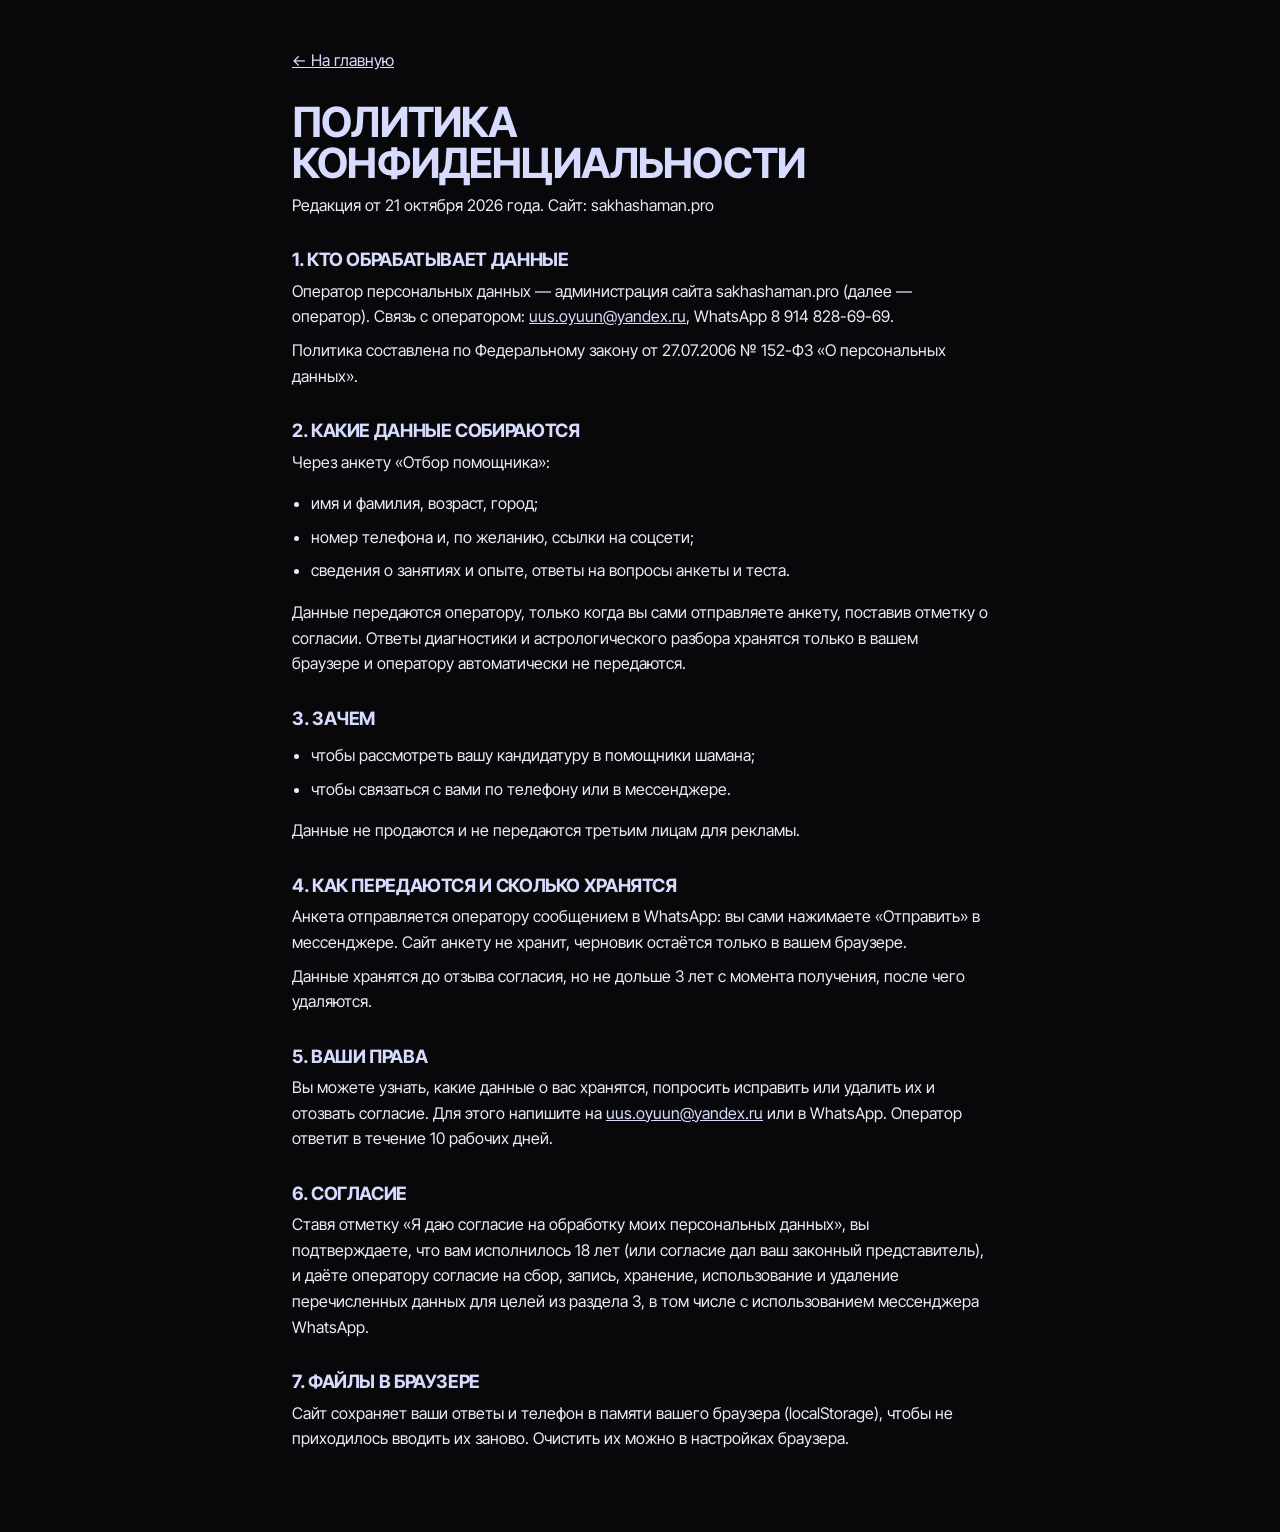
<file: privacy.html>
<!doctype html>
<html lang="ru">
<head>
  <meta charset="utf-8">
  <meta name="viewport" content="width=device-width, initial-scale=1">
  <title>Политика конфиденциальности | sakhashaman</title>
  <meta name="robots" content="noindex">
  <link rel="icon" href="favicon.svg" type="image/svg+xml">
  <link href="https://fonts.googleapis.com/css2?family=Inter+Tight:wght@400;700&display=swap" rel="stylesheet">
  <link rel="stylesheet" href="style.css">
  <style>
    .legal { max-width: 760px; padding-top: 48px; padding-bottom: 72px; }
    .legal h1 { font-size: clamp(1.8rem, 5vw, 2.6rem); margin-bottom: 8px; }
    .legal h2 { font-size: 1.15rem; margin: 32px 0 10px; }
    .legal p, .legal li { line-height: 1.6; margin-bottom: 8px; }
    .legal ul { padding-left: 1.2em; }
    .legal .back { display: inline-block; margin-bottom: 28px; }
  </style>
</head>
<body>
  <main class="container legal">
    <a class="back" href="index.html">← На главную</a>
    <h1>Политика конфиденциальности</h1>
    <p>Редакция от 21 октября 2026 года. Сайт: sakhashaman.pro</p>

    <h2>1. Кто обрабатывает данные</h2>
    <p>Оператор персональных данных — администрация сайта sakhashaman.pro (далее — оператор). Связь с оператором: <a href="mailto:uus.oyuun@yandex.ru">uus.oyuun@yandex.ru</a>, WhatsApp 8 914 828-69-69.</p>
    <p>Политика составлена по Федеральному закону от 27.07.2006 № 152-ФЗ «О персональных данных».</p>

    <h2>2. Какие данные собираются</h2>
    <p>Через анкету «Отбор помощника»:</p>
    <ul>
      <li>имя и фамилия, возраст, город;</li>
      <li>номер телефона и, по желанию, ссылки на соцсети;</li>
      <li>сведения о занятиях и опыте, ответы на вопросы анкеты и теста.</li>
    </ul>
    <p>Данные передаются оператору, только когда вы сами отправляете анкету, поставив отметку о согласии. Ответы диагностики и астрологического разбора хранятся только в вашем браузере и оператору автоматически не передаются.</p>

    <h2>3. Зачем</h2>
    <ul>
      <li>чтобы рассмотреть вашу кандидатуру в помощники шамана;</li>
      <li>чтобы связаться с вами по телефону или в мессенджере.</li>
    </ul>
    <p>Данные не продаются и не передаются третьим лицам для рекламы.</p>

    <h2>4. Как передаются и сколько хранятся</h2>
    <p>Анкета отправляется оператору сообщением в WhatsApp: вы сами нажимаете «Отправить» в мессенджере. Сайт анкету не хранит, черновик остаётся только в вашем браузере.</p>
    <p>Данные хранятся до отзыва согласия, но не дольше 3 лет с момента получения, после чего удаляются.</p>

    <h2>5. Ваши права</h2>
    <p>Вы можете узнать, какие данные о вас хранятся, попросить исправить или удалить их и отозвать согласие. Для этого напишите на <a href="mailto:uus.oyuun@yandex.ru">uus.oyuun@yandex.ru</a> или в WhatsApp. Оператор ответит в течение 10 рабочих дней.</p>

    <h2>6. Согласие</h2>
    <p>Ставя отметку «Я даю согласие на обработку моих персональных данных», вы подтверждаете, что вам исполнилось 18 лет (или согласие дал ваш законный представитель), и даёте оператору согласие на сбор, запись, хранение, использование и удаление перечисленных данных для целей из раздела 3, в том числе с использованием мессенджера WhatsApp.</p>

    <h2>7. Файлы в браузере</h2>
    <p>Сайт сохраняет ваши ответы и телефон в памяти вашего браузера (localStorage), чтобы не приходилось вводить их заново. Очистить их можно в настройках браузера.</p>
  </main>
</body>
</html>
</file>
<file: style.css>
/* Чёрный лист, холодные чёрно-синие фото, крупный гротеск заглавными,
   узкий шрифт с фотографией внутри букв, тонкие диагонали и бледно-зелёные отметки */
:root {
  color-scheme: dark;
  --ink: #08080b;
  --panel: #111117;
  --frost: #d7dcff;
  --text: #e9ebf5;
  --dim: #8d91a7;
  --moss: #a8f08c;
  --line: rgba(215, 220, 255, .28);
  --grotesk: 'Inter Tight', 'Helvetica Neue', Arial, sans-serif;
  --narrow: 'Oswald', 'Arial Narrow', Impact, sans-serif;
}

* { box-sizing: border-box; }
html { scroll-behavior: smooth; }
body {
  margin: 0;
  background: var(--ink);
  color: var(--text);
  font-family: var(--grotesk);
  font-size: 16px;
  line-height: 1.6;
  -webkit-font-smoothing: antialiased;
}
img, svg { max-width: 100%; }
a { color: var(--frost); }
h1, h2, h3 { font-family: var(--grotesk); font-weight: 700; line-height: 1; margin: 0 0 .5em; text-transform: uppercase; letter-spacing: -.02em; text-wrap: balance; }
h1 { font-size: clamp(2.6rem, 7vw, 5.6rem); color: var(--frost); }
h2 { font-size: clamp(1.8rem, 4vw, 3rem); color: var(--frost); }
h3 { font-size: 1.15rem; letter-spacing: 0; }
p { margin: 0 0 1em; }
a:focus-visible, button:focus-visible { outline: 2px solid var(--moss); outline-offset: 3px; }

.container { width: 100%; max-width: 1280px; margin: 0 auto; padding: 0 32px; }

/* Шапка */
.site-header {
  position: sticky; top: 0; z-index: 20;
  background: rgba(8, 8, 11, .9);
  backdrop-filter: blur(8px);
}
.header-inner { display: flex; align-items: center; justify-content: space-between; height: 64px; gap: 24px; }
.logo { color: var(--frost); text-decoration: none; font-weight: 800; text-transform: uppercase; letter-spacing: .04em; font-size: .9rem; white-space: nowrap; }
.nav { display: flex; gap: 20px; counter-reset: nav; }
.nav a {
  color: var(--dim); text-decoration: none; font-size: .7rem; font-weight: 700;
  text-transform: uppercase; letter-spacing: .08em; padding: 6px 0; white-space: nowrap;
  transition: color .2s;
}
.nav a:hover, .nav a[aria-current="page"] { color: var(--frost); }
.nav a[aria-current="page"]::before { content: '/ '; color: var(--moss); }
.menu-toggle { display: none; background: none; border: 0; padding: 10px; cursor: pointer; }
.menu-toggle span { display: block; width: 24px; height: 2px; margin: 5px 0; background: var(--frost); }

/* Кнопки */
.btn {
  display: inline-block; font-family: var(--grotesk); text-decoration: none; text-transform: uppercase;
  font-weight: 700; font-size: .78rem; letter-spacing: .1em; line-height: 1;
  padding: 16px 26px; border: 1px solid var(--frost); border-radius: 0; cursor: pointer;
  transition: background .2s, color .2s, border-color .2s;
}
.btn-primary { background: var(--frost); color: var(--ink); }
.btn-primary:hover { background: var(--moss); border-color: var(--moss); }
.btn-ghost { background: transparent; color: var(--frost); }
.btn-ghost:hover { border-color: var(--moss); color: var(--moss); }
.btn-lime { background: var(--moss); border-color: var(--moss); color: var(--ink); }
.btn-lime:hover { background: var(--frost); border-color: var(--frost); }
.btn-small { padding: 12px 18px; font-size: .7rem; background: transparent; color: var(--frost); }
.btn-small:hover { background: var(--frost); color: var(--ink); }

/* Первый экран: слово ОЙУУН с фотографией бубна внутри букв, подпись поверх */
.hero {
  position: relative; display: grid; grid-template-columns: minmax(0, 1fr) minmax(0, 1.05fr);
  gap: 32px; padding-top: 48px; padding-bottom: 72px; align-items: start;
}
.hero-title { font-size: clamp(2.3rem, 4.6vw, 4.7rem); line-height: .88; letter-spacing: -.035em; margin-bottom: .35em; }
.hero-name { font-size: .78rem; font-weight: 700; text-transform: uppercase; letter-spacing: .22em; color: var(--moss); margin-bottom: 32px; }
.hero-actions { display: flex; gap: 12px; flex-wrap: wrap; margin-bottom: 48px; }
.hero-note { max-width: 320px; margin-left: auto; text-align: right; font-size: .82rem; font-style: italic; color: var(--dim); }
.hero-word { position: relative; text-align: right; }
.photo-word {
  display: block; font-family: var(--narrow); font-weight: 700; text-transform: uppercase;
  font-size: clamp(5rem, 15.5vw, 15rem); line-height: .82; letter-spacing: -.01em;
  color: var(--frost);
  background: url("img/drum.jpg") center 62% / cover;
  -webkit-background-clip: text; background-clip: text; -webkit-text-fill-color: transparent;
  /* верхний отступ, чтобы дужка над Й не обрезалась */
  padding-top: .26em; padding-bottom: .5em;
  transform: scaleY(1.45); transform-origin: top right;
}
.hero-signature {
  position: absolute; right: -2%; bottom: -6%; width: 78%;
  filter: drop-shadow(0 2px 6px rgba(0, 0, 0, .9));
}
/* Биография — коллаж */
.bio {
  position: relative; display: grid; grid-template-columns: repeat(12, minmax(0, 1fr));
  grid-auto-rows: minmax(40px, auto); padding-top: 72px; padding-bottom: 96px; margin-bottom: 40px;
}
.mark { font-size: 2rem; color: var(--moss); margin: 0; line-height: 1; }
.bio-mark-top { grid-column: 1 / 4; grid-row: 1; }
.bio-mark-bottom { grid-column: 10 / 13; grid-row: 7; text-align: right; align-self: end; }
.bio-line { position: absolute; left: 5%; top: 130px; width: 88%; height: calc(100% - 230px); overflow: visible; pointer-events: none; z-index: 3; }
.bio-line line { stroke: var(--frost); stroke-width: 1; vector-effect: non-scaling-stroke; opacity: .7; }
.bio-quote { grid-column: 1 / 5; grid-row: 2; align-self: center; text-align: right; padding: 24px 24px 24px 0; font-size: .85rem; color: var(--dim); font-style: italic; }
.bio-photo { margin: 0; overflow: hidden; background: var(--panel); }
.bio-photo img { display: block; width: 100%; height: 100%; object-fit: cover; }
.bio-photo-a { grid-column: 5 / 9; grid-row: 2 / 6; z-index: 1; min-height: 560px; }
.bio-photo-a img { object-position: center 42%; }
.bio-photo-b { grid-column: 8 / 12; grid-row: 4 / 7; z-index: 2; margin-top: 60px; }
.bio-photo-b img { object-position: center 25%; }
.bio-bar {
  background: var(--ink); z-index: 4; margin: 0; padding: 18px 22px; font-size: clamp(1.3rem, 2.6vw, 2.2rem);
  line-height: .98; align-self: center;
}
.bio-bar em { font-style: normal; color: var(--moss); }
.bio-bar-a { grid-column: 8 / 13; grid-row: 2; text-align: left; }
.bio-bar-b { grid-column: 2 / 9; grid-row: 6; text-align: right; }
.bio-text {
  grid-column: 1 / 5; grid-row: 3 / 6; align-self: start; padding: 32px 28px 0 0; z-index: 4;
  font-size: .95rem; color: var(--text);
}

/* Карта — коллаж из двух старых карт */
.map {
  position: relative; display: grid; grid-template-columns: repeat(12, minmax(0, 1fr));
  grid-auto-rows: minmax(40px, auto); padding-top: 40px; padding-bottom: 96px;
}
.map-title {
  grid-column: 1 / 8; grid-row: 2; z-index: 3; align-self: end; margin: 0 0 -.12em;
  font-family: var(--narrow); font-size: clamp(4rem, 12vw, 11rem); line-height: .8;
}
.map-old { margin: 0; overflow: hidden; position: relative; }
.map-pan { width: 100%; height: 100%; }
.map-old img { display: block; width: 100%; height: 100%; object-fit: cover; }
.map-old-a { grid-column: 1 / 9; grid-row: 3 / 6; }
.map-old-b { grid-column: 6 / 13; grid-row: 4 / 7; margin-top: 80px; z-index: 2; outline: 12px solid var(--ink); }
.map-pin {
  position: absolute; left: 66.2%; top: 56.6%; width: 64px; height: 64px; margin: -32px 0 0 -32px;
  border: 1.5px solid var(--moss); border-radius: 50%;
  box-shadow: 0 0 40px 10px rgba(168, 240, 140, .35), inset 0 0 24px rgba(168, 240, 140, .4);
}
.map-pin::after { content: ''; position: absolute; inset: -1px; border: 1.5px solid var(--moss); border-radius: 50%; animation: map-pulse 2.6s ease-out infinite; }
/* Анимация карты: карты проявляются, затем медленно приближается Якутск */
.js .map-title { opacity: 0; transform: translateY(40px); transition: opacity .9s, transform .9s cubic-bezier(.2, .8, .2, 1); }
.js .map-old { clip-path: inset(0 100% 0 0); transition: clip-path 1.5s cubic-bezier(.7, 0, .2, 1); }
.js .map-old-b { clip-path: inset(0 0 0 100%); transition-delay: .5s; }
.js .map-pin { opacity: 0; transform: scale(.2); transition: opacity .6s 1.8s, transform .8s 1.8s cubic-bezier(.2, 1.4, .4, 1); }
.js .map-text { opacity: 0; transition: opacity 1s 1.2s; }
.js .map.is-in .map-title { opacity: 1; transform: none; }
.js .map.is-in .map-old { clip-path: inset(0 0 0 0); }
.js .map.is-in .map-pin, .js .map.is-in .map-text { opacity: 1; transform: none; }
.map.is-in .map-old-a .map-pan { animation: map-drift 22s ease-in-out 1.5s infinite alternate; }
.map.is-in .map-old-b .map-pan { transform-origin: 66.2% 56.6%; animation: map-zoom 14s ease-in-out 2s infinite alternate; }
@keyframes map-drift { to { transform: scale(1.08) translate(-2%, 1%); } }
@keyframes map-zoom { to { transform: scale(1.35); } }
@keyframes map-pulse { 0% { transform: scale(1); opacity: .9; } 100% { transform: scale(2.6); opacity: 0; } }
.map-text { grid-column: 1 / 6; grid-row: 6 / 8; padding: 40px 32px 0 0; }
.map-lead { color: var(--moss); text-transform: uppercase; letter-spacing: .14em; font-size: .78rem; font-weight: 700; }
.map-text p:not(.map-lead) { color: var(--dim); max-width: 360px; }
.map-text .btn { margin-top: 12px; }

/* Направления */
.section-title { font-size: .78rem; letter-spacing: .22em; color: var(--moss); margin-bottom: 24px; }
.service-list { list-style: none; margin: 0 0 96px; padding: 0; border-top: 1px solid var(--line); }
.service-list li { border-bottom: 1px solid var(--line); }
.service-list a {
  display: grid; grid-template-columns: 56px minmax(0, 1fr) minmax(0, 320px); align-items: baseline; gap: 16px;
  padding: 22px 0; text-decoration: none; color: var(--frost); transition: color .2s, padding .3s;
}
.service-list sup { font-size: .75rem; color: var(--dim); }
.service-name { font-size: clamp(1.6rem, 4.4vw, 3.6rem); font-weight: 300; line-height: 1; letter-spacing: -.03em; }
.service-desc { font-size: .85rem; color: var(--dim); text-align: right; }
.service-list a:hover { color: var(--moss); padding-left: 12px; }
.service-list a:hover sup { color: var(--moss); }

/* Тест — приглашение */
.quiz-teaser {
  display: grid; grid-template-columns: minmax(0, 1.2fr) minmax(0, 1fr); gap: 24px 48px; align-items: end;
  border-top: 1px solid var(--frost); padding: 40px 0 0; margin-bottom: 96px;
}
.quiz-teaser h2 { font-size: clamp(2.2rem, 5.6vw, 4.6rem); line-height: 1.02; margin: 0; }
.quiz-teaser p { color: var(--dim); max-width: 380px; }

/* Внутренние страницы */
.page { padding-top: 56px; padding-bottom: 96px; }
.eyebrow { font-size: 1.4rem; color: var(--moss); margin-bottom: .6em; }
.page h1 { font-size: clamp(2.6rem, 7.5vw, 6rem); line-height: .9; }
.page-lead { font-size: .8rem; font-weight: 700; text-transform: uppercase; letter-spacing: .18em; color: var(--dim); margin-bottom: 3em; }
.page-grid { display: grid; grid-template-columns: minmax(0, 1.3fr) minmax(0, 1fr); gap: 56px; align-items: start; }
.page-grid > div:first-child { max-width: 620px; }
.page h3 { margin-top: 2em; color: var(--frost); }
.list { padding: 0; margin: 0; list-style: none; border-top: 1px solid var(--line); }
.list li { padding: 12px 0 12px 28px; border-bottom: 1px solid var(--line); position: relative; }
.list li::before { content: '/'; position: absolute; left: 4px; color: var(--moss); }
.cta-box {
  border: 1px solid var(--frost); padding: 32px; display: flex; flex-direction: column; gap: 12px; align-items: flex-start;
}
.cta-box h3 { margin: 0; }
.cta-box p { color: var(--dim); margin: 0 0 6px; }
.cta-note { margin-top: 14px !important; }
.feature { border-top: 1px solid var(--frost); border-bottom: 1px solid var(--frost); padding: 40px 0; margin-bottom: 48px; }
.feature h2 { font-family: var(--narrow); font-size: clamp(3rem, 8vw, 6.5rem); transform: scaleY(1.2); transform-origin: bottom left; }
.feature p { max-width: 620px; color: var(--dim); }
.feature .list { max-width: 620px; margin: 20px 0 28px; }
.feature .eyebrow { color: var(--moss); }

.events { display: grid; gap: 0; margin-top: 40px; border-top: 1px solid var(--line); }
.event { display: grid; grid-template-columns: 200px minmax(0, 1fr); gap: 32px; padding: 32px 0; border-bottom: 1px solid var(--line); }
.event-date { display: flex; flex-direction: column; }
.event-day { font-family: var(--narrow); font-size: 3.2rem; color: var(--moss); line-height: 1; }
.event-month { color: var(--dim); font-size: .8rem; text-transform: uppercase; letter-spacing: .1em; margin-top: 8px; }
.event-body h3 { margin-top: 0; }
.event-body p { color: var(--dim); }

.products { display: grid; grid-template-columns: repeat(4, minmax(0, 1fr)); gap: 0; margin-top: 40px; border-left: 1px solid var(--line); border-top: 1px solid var(--line); }
.product { padding: 24px; display: flex; flex-direction: column; border-right: 1px solid var(--line); border-bottom: 1px solid var(--line); }
.product-img {
  aspect-ratio: 1; max-width: 100%; background: var(--panel); color: var(--frost);
  display: flex; align-items: center; justify-content: center; margin-bottom: 20px; overflow: hidden;
}
.product-img svg { width: 50%; height: 50%; }
.product-img img { width: 100%; height: 100%; object-fit: cover; }
.product h3 { font-size: 1rem; margin: 0 0 6px; }
.product p { color: var(--dim); font-size: .88rem; flex: 1; }
.product .btn { align-self: flex-start; }

.contacts { display: grid; grid-template-columns: repeat(3, minmax(0, 1fr)); border-top: 1px solid var(--frost); }
.contact { display: flex; flex-direction: column; gap: 10px; text-decoration: none; padding: 32px 24px 32px 0; border-bottom: 1px solid var(--line); }
.contact-label { font-size: .72rem; text-transform: uppercase; letter-spacing: .18em; color: var(--moss); font-weight: 700; }
.contact-value { font-size: clamp(1.3rem, 2.6vw, 2rem); font-weight: 300; color: var(--frost); word-break: break-word; letter-spacing: -.02em; }
.contact:hover .contact-value { color: var(--moss); }

/* Тест — окно */
button.btn { font-family: var(--grotesk); }
body.no-scroll { overflow: hidden; }
.quiz[hidden] { display: none; }
.quiz { position: fixed; inset: 0; z-index: 50; display: flex; align-items: center; justify-content: center; padding: 20px; }
.quiz-backdrop { position: absolute; inset: 0; background: rgba(4, 4, 6, .86); animation: quiz-fade .3s ease; }
.quiz-window {
  position: relative; width: 100%; max-width: 600px; max-height: calc(100vh - 40px); overflow-y: auto;
  background: var(--ink); border: 1px solid var(--frost); padding: 48px 40px 40px;
  animation: quiz-pop .45s cubic-bezier(.2, .9, .3, 1.15);
}
.quiz-close {
  position: absolute; top: 10px; right: 12px; width: 40px; height: 40px; border: 0;
  background: transparent; color: var(--dim); font-size: 1.8rem; line-height: 1; cursor: pointer;
}
.quiz-close:hover { color: var(--frost); }
.quiz-progress { display: flex; gap: 6px; margin-bottom: 32px; }
.quiz-progress span { flex: 1; height: 2px; background: var(--line); transition: background .3s; }
.quiz-progress span.done { background: var(--frost); }
.quiz-progress span.current { background: var(--moss); }
.quiz-card { animation: quiz-rise .45s cubic-bezier(.2, .9, .3, 1.1) both; }
.quiz-card.leaving { animation: quiz-leave .22s ease forwards; }
.quiz-count { font-size: 1.3rem; color: var(--moss); margin-bottom: .6em; }
.quiz-card h3 { font-size: clamp(1.4rem, 3.4vw, 2rem); line-height: 1.05; margin-bottom: 1em; color: var(--frost); }
.quiz-answers { display: grid; border-top: 1px solid var(--line); }
.quiz-answer {
  font: inherit; text-align: left; color: var(--text); cursor: pointer; background: transparent;
  border: 0; border-bottom: 1px solid var(--line); padding: 18px 4px; font-size: 1.05rem;
  transition: color .2s, padding .2s;
}
.quiz-answer:hover, .quiz-answer:focus-visible { color: var(--moss); padding-left: 14px; }
.quiz-result p { color: var(--dim); }
.quiz-sign { width: 56px; height: 56px; margin-bottom: 20px; border-radius: 50%; border: 1px solid var(--moss); position: relative; box-shadow: 0 0 40px rgba(168, 240, 140, .35); }
.quiz-sign::after { content: ''; position: absolute; inset: 16px; border-radius: 50%; background: var(--moss); }
.quiz-result.is-no .quiz-sign { border-color: var(--frost); box-shadow: none; }
.quiz-result.is-no .quiz-sign::after { background: transparent; border: 1px solid var(--frost); }
.quiz-actions { display: flex; gap: 10px; flex-wrap: wrap; margin-top: 8px; }
@keyframes quiz-fade { from { opacity: 0; } }
@keyframes quiz-pop { from { opacity: 0; transform: translateY(24px); } }
@keyframes quiz-rise { from { opacity: 0; transform: translateY(26px); } }
@keyframes quiz-leave { to { opacity: 0; transform: translateY(-18px); } }

/* Диагностика предназначения */
.diag-intro { max-width: 680px; color: var(--dim); margin-bottom: 40px; }
.diag { border-top: 1px solid var(--frost); padding-top: 40px; min-height: 420px; }
.diag-card { max-width: 860px; animation: quiz-rise .45s cubic-bezier(.2, .9, .3, 1.1) both; }
.diag-card.leaving { animation: quiz-leave .2s ease forwards; }
.diag-blocks { list-style: none; margin: 0 0 32px; padding: 0; display: flex; flex-wrap: wrap; gap: 8px 28px; }
.diag-blocks li { font-weight: 700; text-transform: uppercase; letter-spacing: .04em; font-size: .85rem; color: var(--frost); }
.diag-blocks sup { color: var(--moss); margin-right: 6px; font-weight: 400; }
.diag-form { display: grid; gap: 8px; max-width: 420px; }
.diag-form label { font-size: .72rem; font-weight: 700; text-transform: uppercase; letter-spacing: .16em; color: var(--moss); margin-top: 12px; }
.diag-form input {
  font: inherit; font-size: 1.1rem; color: var(--frost); background: transparent; color-scheme: dark;
  border: 0; border-bottom: 1px solid var(--line); padding: 10px 0; border-radius: 0;
}
.diag-form input:focus { outline: none; border-bottom-color: var(--moss); }
.diag-error { color: #ffb4a8; font-size: .85rem; margin: 8px 0 0; }
.diag-actions { display: flex; gap: 12px; flex-wrap: wrap; margin-top: 28px; }
.diag-progress { display: grid; grid-template-columns: repeat(5, minmax(0, 1fr)); gap: 6px; margin-bottom: 28px; }
.diag-progress span { height: 3px; background: var(--line); overflow: hidden; }
.diag-progress i { display: block; height: 100%; background: var(--moss); transition: width .4s; }
.diag-kicker { display: flex; justify-content: space-between; gap: 16px; flex-wrap: wrap; font-size: .75rem; font-weight: 700; text-transform: uppercase; letter-spacing: .14em; color: var(--dim); margin-bottom: 20px; }
.diag-kicker span:first-child { color: var(--moss); }
.diag-block-title { font-family: var(--narrow); font-size: clamp(3rem, 9vw, 6.5rem); line-height: .9; transform: scaleY(1.2); transform-origin: bottom left; margin: .3em 0 .2em; }
.diag-lead { color: var(--dim); font-size: 1.1rem; }
.diag-q { font-size: clamp(1.5rem, 3.6vw, 2.4rem); line-height: 1.05; margin-bottom: 28px; text-transform: none; letter-spacing: -.02em; }
.diag-answers { display: grid; border-top: 1px solid var(--line); }
.diag-answer {
  font: inherit; font-size: 1.05rem; text-align: left; color: var(--text); cursor: pointer;
  background: transparent; border: 0; border-bottom: 1px solid var(--line); padding: 18px 4px;
  transition: color .2s, padding .2s, background .2s;
}
.diag-answer:hover, .diag-answer:focus-visible { color: var(--moss); padding-left: 14px; }
.diag-answer.is-picked { color: var(--moss); }
.diag-answer.is-picked::before { content: '/ '; }
.diag-back { margin-top: 20px; font: inherit; font-size: .8rem; text-transform: uppercase; letter-spacing: .12em; font-weight: 700; color: var(--dim); background: none; border: 0; padding: 8px 0; cursor: pointer; }
.diag-back:hover { color: var(--frost); }
.diag-formula { font-size: clamp(1.7rem, 4vw, 3rem); line-height: 1; margin-bottom: 48px; }
.diag-formula em { font-style: normal; color: var(--moss); }
.diag-sec { border-top: 1px solid var(--line); padding: 32px 0; }
.diag-sec h4 { margin: 0 0 20px; font-size: .78rem; text-transform: uppercase; letter-spacing: .18em; color: var(--moss); }
.diag-sec h4 sup { margin-right: 8px; color: var(--dim); }
.diag-two { display: grid; grid-template-columns: minmax(0, 1.2fr) minmax(0, 1fr); gap: 32px 48px; }
.diag-two p { color: var(--text); }
.diag-big { font-size: clamp(1.8rem, 4vw, 2.8rem); font-weight: 700; text-transform: uppercase; letter-spacing: -.03em; line-height: 1; color: var(--frost) !important; margin-bottom: .4em; }
.diag-mid { font-size: 1.5rem; font-weight: 700; text-transform: uppercase; color: var(--frost) !important; margin-bottom: .3em; }
.diag-num { font-family: var(--narrow); font-size: 7rem; line-height: 1; color: var(--moss) !important; margin: 0; }
.diag-small { font-size: .72rem; font-weight: 700; text-transform: uppercase; letter-spacing: .14em; color: var(--dim) !important; margin-bottom: .6em; }
.diag-note { color: var(--dim) !important; font-size: .92rem; }
.diag-note b { color: var(--frost); }
.diag-list { margin: 0; padding-left: 20px; color: var(--text); }
.diag-list li { margin-bottom: 6px; }
.diag-bars { list-style: none; margin: 0; padding: 0; display: grid; gap: 12px; }
.diag-bars li { display: grid; grid-template-columns: 130px minmax(0, 1fr); align-items: center; gap: 12px; font-size: .85rem; color: var(--dim); }
.diag-bars li:first-child { color: var(--frost); font-weight: 700; }
.diag-bars b { height: 6px; background: var(--line); display: block; }
.diag-bars i { display: block; height: 100%; background: var(--frost); }
.diag-bars li:first-child i { background: var(--moss); }
.diag-axes { list-style: none; margin: 0; padding: 0; display: grid; grid-template-columns: repeat(2, minmax(0, 1fr)); gap: 28px 48px; }
.diag-axis-labels { display: flex; justify-content: space-between; gap: 12px; font-size: .78rem; font-weight: 700; text-transform: uppercase; letter-spacing: .06em; color: var(--dim); }
.diag-axis-labels .is-on { color: var(--moss); }
.diag-axis { position: relative; height: 2px; background: var(--line); margin: 12px 0 14px; }
.diag-axis i { position: absolute; top: 50%; width: 14px; height: 14px; margin: -7px 0 0 -7px; border-radius: 50%; background: var(--moss); box-shadow: 0 0 16px rgba(168, 240, 140, .5); }
.diag-axes p { color: var(--dim); font-size: .9rem; margin: 0; }
.diag-cta { border-top: 1px solid var(--frost); padding-top: 32px; }
.diag-cta > p:first-child { font-size: 1.1rem; max-width: 600px; }
.diag-cta .diag-small { margin-top: 24px; text-transform: none; letter-spacing: 0; font-weight: 400; font-size: .85rem; }
@media (max-width: 900px) {
  .diag-two, .diag-axes { grid-template-columns: 1fr; }
}
@media (max-width: 560px) {
  .diag-bars li { grid-template-columns: 110px minmax(0, 1fr); }
  .diag-num { font-size: 5rem; }
}

/* Астрологический разбор */
.astro-intro { max-width: 720px; color: var(--dim); margin-bottom: 40px; }
.astro-includes { list-style: none; padding: 0; margin: 20px 0; display: grid; gap: 8px; color: var(--text); }
.astro-includes sup { color: var(--moss); margin-right: 8px; }
.astro-gender { border: 0; padding: 0; margin: 12px 0 0; display: flex; gap: 24px; flex-wrap: wrap; }
.astro-gender legend { font-size: .72rem; font-weight: 700; text-transform: uppercase; letter-spacing: .16em; color: var(--moss); margin-bottom: 8px; padding: 0; }
.astro-gender label, .astro-check { display: flex; align-items: center; gap: 8px; color: var(--text) !important; text-transform: none !important; letter-spacing: 0 !important; font-size: .95rem !important; font-weight: 400 !important; margin: 0 !important; }
.astro-form input[type="radio"], .astro-form input[type="checkbox"] { accent-color: var(--moss); width: 18px; height: 18px; }
.astro-form input:disabled { opacity: .35; }
.astro-city { position: relative; }
.astro-city input { width: 100%; }
.astro-suggest { position: absolute; z-index: 5; left: 0; right: 0; top: 100%; list-style: none; margin: 0; padding: 0; background: var(--panel); border: 1px solid var(--line); max-height: 300px; overflow-y: auto; }
.astro-suggest button { display: flex; justify-content: space-between; gap: 12px; width: 100%; text-align: left; background: none; border: 0; border-bottom: 1px solid var(--line); color: var(--text); font: inherit; padding: 12px 14px; cursor: pointer; }
.astro-suggest button:hover, .astro-suggest button:focus-visible { color: var(--moss); }
.astro-suggest span { color: var(--dim); font-size: .8rem; }
.astro-hint { font-size: .8rem; color: var(--dim); margin: 4px 0 0; }
.astro-summary { list-style: none; margin: 0; padding: 0; display: grid; gap: 14px; max-width: 900px; }
.astro-summary li { padding-left: 18px; border-left: 2px solid var(--moss); }
.astro-summary b { color: var(--frost); }
.astro-summary em { font-style: normal; color: var(--moss); }
.astro-b5 { list-style: none; margin: 0; padding: 0; display: grid; gap: 16px; }
.astro-b5 li { display: grid; grid-template-columns: 150px minmax(0, 1fr); gap: 4px 12px; align-items: center; font-size: .85rem; }
.astro-b5 span { color: var(--frost); font-weight: 700; }
.astro-b5 b { height: 6px; background: var(--line); display: block; }
.astro-b5 i { display: block; height: 100%; background: var(--moss); }
.astro-b5 p { grid-column: 1 / -1; margin: 0; color: var(--dim); }
.astro-jobs { margin: 0; padding-left: 20px; display: grid; gap: 10px; }
.astro-jobs b { display: block; color: var(--frost); }
.astro-jobs span { font-size: .78rem; color: var(--dim); }
.astro-points { list-style: none; padding: 0; margin: 0; display: grid; gap: 12px; }
.astro-points b { color: var(--frost); }
.astro-wheel { width: 100%; max-width: 420px; display: block; margin: 0 auto 8px; }
.astro-wheel .w-ring { fill: none; stroke: var(--line); }
.astro-wheel .w-inner { fill: rgba(215, 220, 255, .02); }
.astro-wheel .w-tick { stroke: var(--line); }
.astro-wheel .w-sign { fill: var(--dim); font: 700 9px var(--grotesk); text-anchor: middle; dominant-baseline: middle; text-transform: uppercase; }
.astro-wheel .w-house { stroke: rgba(215, 220, 255, .18); }
.astro-wheel .w-angle { stroke: var(--frost); stroke-width: 1.5; }
.astro-wheel .w-num { fill: var(--dim); font: 8px var(--grotesk); text-anchor: middle; dominant-baseline: middle; }
.astro-wheel .w-asp { stroke-width: 1; opacity: .7; }
.astro-wheel .w-good { stroke: var(--moss); }
.astro-wheel .w-hard { stroke: #ff9c8a; }
.astro-wheel .w-planet { fill: var(--frost); font: 15px 'Segoe UI Symbol', 'Noto Sans Symbols', 'DejaVu Sans', sans-serif; text-anchor: middle; dominant-baseline: middle; }
.astro-table-wrap { overflow-x: auto; }
.astro-table { width: 100%; border-collapse: collapse; font-size: .85rem; font-variant-numeric: tabular-nums; }
.astro-table th { text-align: left; font-size: .68rem; text-transform: uppercase; letter-spacing: .12em; color: var(--moss); padding: 8px 10px 8px 0; border-bottom: 1px solid var(--frost); }
.astro-table td { padding: 8px 10px 8px 0; border-bottom: 1px solid var(--line); color: var(--text); white-space: nowrap; }
.astro-timeline { list-style: none; margin: 0; padding: 0; border-top: 1px solid var(--line); }
.astro-timeline li { display: grid; grid-template-columns: 170px 200px minmax(0, 1fr); gap: 4px 20px; padding: 14px 0 14px 14px; border-bottom: 1px solid var(--line); border-left: 3px solid transparent; }
.astro-timeline span { color: var(--dim); font-size: .82rem; font-variant-numeric: tabular-nums; }
.astro-timeline b { color: var(--frost); }
.astro-timeline p { margin: 0; color: var(--dim); font-size: .88rem; }
.astro-timeline li.is-now { background: rgba(168, 240, 140, .06); }
.astro-timeline li.is-now span { color: var(--moss); font-weight: 700; }
.astro-timeline li.rgood { border-left-color: var(--moss); }
.astro-timeline li.rhard { border-left-color: #ff9c8a; }
.astro-timeline li.rmid { border-left-color: var(--line); }
.astro-periods li { grid-template-columns: 220px minmax(0, 1fr); }
.astro-periods p { grid-column: 2; }
.astro-pillars { display: grid; grid-template-columns: repeat(4, minmax(0, 1fr)); gap: 1px; background: var(--line); border: 1px solid var(--line); max-width: 640px; }
.astro-pillars > div { background: var(--ink); padding: 16px 12px; text-align: center; display: grid; gap: 4px; }
.astro-pillars span { font-size: .68rem; text-transform: uppercase; letter-spacing: .14em; color: var(--moss); font-weight: 700; }
.astro-pillars b { font-size: 2.2rem; color: var(--frost); font-weight: 400; letter-spacing: .05em; }
.astro-pillars em { font-style: normal; font-size: .78rem; color: var(--dim); }
.astro-pillars .is-empty b { color: var(--line); }
.astro-years { display: flex; flex-wrap: wrap; gap: 8px; }
.astro-years span { display: grid; padding: 10px 14px; border: 1px solid var(--line); font-size: .78rem; color: var(--dim); }
.astro-years b { color: var(--frost); font-size: 1rem; }
.astro-years i { font-style: normal; font-size: .68rem; color: var(--moss); text-transform: uppercase; letter-spacing: .06em; margin-top: 2px; }
.astro-timeline em { font-style: normal; color: var(--moss); }
.astro-years .rgood { border-color: var(--moss); }
.astro-years .rgood b { color: var(--moss); }
.astro-years .rhard { border-color: rgba(255, 156, 138, .5); }
.astro-acg { display: grid; grid-template-columns: repeat(2, minmax(0, 1fr)); gap: 28px 48px; }
.astro-acg ol { margin: 0; padding-left: 20px; display: grid; gap: 12px; }
.astro-acg b { color: var(--frost); }
.astro-acg li span { color: var(--dim); font-size: .8rem; }
.astro-acg li p { margin: 4px 0 0; color: var(--dim); font-size: .85rem; }
.astro-recs li { margin-bottom: 10px; }
.astro-locked { position: relative; max-height: 320px; overflow: hidden; filter: blur(4px); opacity: .5; pointer-events: none; user-select: none; }
.astro-gate { border: 1px solid var(--moss); padding: 32px; margin: 8px 0 32px; }
.astro-gate h4 { font-size: clamp(1.5rem, 3vw, 2.2rem); text-transform: uppercase; letter-spacing: -.02em; color: var(--frost); margin: 0 0 12px; }
.astro-gate > p:not(.diag-small) { color: var(--dim); max-width: 620px; }
.astro-code { margin-top: 28px; display: grid; gap: 8px; max-width: 480px; }
.astro-code label { font-size: .72rem; font-weight: 700; text-transform: uppercase; letter-spacing: .16em; color: var(--moss); }
.astro-code div { display: flex; gap: 12px; }
.astro-code input { flex: 1; min-width: 0; font: inherit; font-size: 1.05rem; color: var(--frost); background: transparent; border: 0; border-bottom: 1px solid var(--line); padding: 10px 0; letter-spacing: .08em; text-transform: uppercase; }
.astro-code input:focus { outline: none; border-bottom-color: var(--moss); }
.astro-test { display: inline-block; background: var(--moss); color: var(--ink); font-size: .75rem; font-weight: 700; text-transform: uppercase; letter-spacing: .1em; padding: 8px 14px; margin-bottom: 20px; }
.astro-hooks { list-style: none; margin: 0; padding: 0; display: grid; gap: 12px; }
.astro-hooks li { padding-left: 26px; position: relative; }
.astro-hooks li::before { content: '/'; position: absolute; left: 0; top: 0; color: var(--moss); font-size: .9rem; }
.astro-hooks b { color: var(--frost); }
.astro-mask { color: var(--moss); letter-spacing: .08em; }
.astro-key { border-left: 2px solid var(--moss); padding: 4px 0 4px 18px; margin: 8px 0 24px; }
.astro-quote { font-size: 1.15rem; color: var(--frost); font-style: italic; }
.astro-textarea { width: 100%; font: inherit; font-size: 1.05rem; color: var(--frost); background: transparent; border: 1px solid var(--line); padding: 14px; border-radius: 0; resize: vertical; }
.astro-textarea:focus { outline: none; border-color: var(--moss); }
.astro-sr { position: absolute; width: 1px; height: 1px; overflow: hidden; clip: rect(0 0 0 0); }
.astro-final { font-size: clamp(1.2rem, 2.4vw, 1.6rem); line-height: 1.35; color: var(--frost); max-width: 900px; }
.astro-final em { font-style: normal; color: var(--moss); }
.astro-vedic { max-width: 760px; }
.astro-summary + p { margin-top: 24px; max-width: 900px; }
.astro-disclaimer { margin-top: 40px; padding-top: 20px; border-top: 1px solid var(--line); color: var(--dim); font-size: .85rem; font-style: italic; max-width: 760px; }
@media (max-width: 900px) {
  .astro-acg { grid-template-columns: 1fr; }
  .astro-timeline li, .astro-periods li { grid-template-columns: 1fr; }
  .astro-periods p { grid-column: 1; }
}
@media (max-width: 560px) {
  .astro-pillars b { font-size: 1.6rem; }
  .astro-pillars > div { padding: 12px 4px; }
  .astro-b5 li { grid-template-columns: 1fr; }
  .astro-gate { padding: 22px; }
  .astro-code div { flex-wrap: wrap; }
}

/* Подвал */
.site-footer { border-top: 1px solid var(--line); padding: 40px 0 32px; color: var(--dim); font-size: .85rem; }
.footer-inner { display: grid; grid-template-columns: minmax(0, 1fr) auto; gap: 16px 32px; align-items: end; }
.footer-name { margin: 0; font-weight: 800; text-transform: uppercase; letter-spacing: .04em; color: var(--frost); }
.footer-links { display: flex; gap: 24px; flex-wrap: wrap; }
.footer-links a { color: var(--frost); text-decoration: none; text-transform: uppercase; font-size: .72rem; font-weight: 700; letter-spacing: .1em; }
.footer-links a:hover { color: var(--moss); }
.footer-place { grid-column: 1 / -1; margin: 0; font-size: .75rem; }

/* Адаптивность */
@media (max-width: 1499px) {
  .menu-toggle { display: block; }
  .nav {
    display: none; position: absolute; top: 64px; left: 0; right: 0;
    flex-direction: column; gap: 0; padding: 8px 32px 24px;
    background: var(--ink); border-bottom: 1px solid var(--line);
    max-height: calc(100vh - 64px); max-height: calc(100dvh - 64px); overflow-y: auto; overscroll-behavior: contain;
  }
  .nav.open { display: flex; }
  .nav a { padding: 14px 0; font-size: .85rem; border-bottom: 1px solid var(--line); }
}
@media (max-width: 900px) {
  .hero { grid-template-columns: 1fr; padding-bottom: 24px; }
  .bio { padding-top: 32px; padding-bottom: 48px; margin-bottom: 0; }
  .bio-mark-bottom { display: none; }
  .map { padding-top: 16px; }
  .hero-word { order: -1; text-align: left; padding-top: 8px; }
  .photo-word { transform-origin: top left; font-size: 31vw; margin-bottom: 23vw; }
  .hero-signature { right: 0; bottom: -4%; width: 70%; }
  .hero-note { margin-left: 0; text-align: left; }
  .bio { display: flex; flex-direction: column; gap: 0; }
  .bio-line { display: none; }
  .bio-quote { text-align: left; padding: 24px 0; }
  .bio-photo-a, .bio-photo-b { margin: 0; aspect-ratio: 4 / 5; max-width: 100%; }
  .bio-photo-b { width: 70%; margin: -60px 0 0 auto; }
  .bio-bar { margin-top: -40px; padding: 16px 0; text-align: left; }
  .bio-bar-b { margin-top: -30px; }
  .bio-mark-bottom { text-align: left; margin-top: 32px; }
  .map { display: flex; flex-direction: column; }
  .map-title { margin-bottom: -.1em; }
  .map-old-a { aspect-ratio: 4 / 3; }
  .map-old-b { width: 88%; margin: -48px 0 0 auto; outline-width: 8px; }
  .map-text { padding: 8px 0 0; }
  .page-grid, .quiz-teaser { grid-template-columns: 1fr; }
  .service-list a { grid-template-columns: 40px minmax(0, 1fr); }
  .service-desc { grid-column: 2; text-align: left; }
  .products { grid-template-columns: repeat(2, minmax(0, 1fr)); }
  .contacts { grid-template-columns: 1fr; }
}
@media (max-width: 560px) {
  .container { padding-left: 16px; padding-right: 16px; }
  .nav { padding: 8px 16px 24px; }
  .products { grid-template-columns: 1fr; }
  .page h1 { font-size: clamp(1.9rem, 9vw, 3rem); hyphens: auto; overflow-wrap: break-word; }
  .product-img { aspect-ratio: 16 / 9; }
  .event { grid-template-columns: 1fr; gap: 12px; }
  .quiz-window { padding: 44px 20px 24px; }
  .footer-inner { grid-template-columns: 1fr; }
}
@media (prefers-reduced-motion: reduce) {
  html { scroll-behavior: auto; }
  * { transition: none !important; }
  .diag-card, .diag-card.leaving { animation: none; }
  .js .map-old, .js .map-title, .js .map-pin, .js .map-text { clip-path: none; opacity: 1; transform: none; }
  .map-pin::after, .map.is-in .map-pan, .quiz-backdrop, .quiz-window, .quiz-card, .quiz-card.leaving { animation: none; }
}

/* Анкета помощника */
.hp-form { display: grid; gap: 8px; max-width: 760px; }
.hp-sec { font-size: 1.3rem; text-transform: uppercase; letter-spacing: .02em; color: var(--frost); margin: 40px 0 4px; }
.hp-sec:first-child { margin-top: 0; }
.hp-sec sup { color: var(--moss); font-size: .7rem; margin-right: 8px; font-weight: 400; }
.hp-lead { color: var(--dim); margin: 0 0 8px; }
.hp-form > label { font-size: .72rem; font-weight: 700; text-transform: uppercase; letter-spacing: .16em; color: var(--moss); margin-top: 14px; }
.hp-form input[type=text], .hp-form input[type=tel], .hp-form input[type=number] {
  font: inherit; font-size: 1.05rem; color: var(--frost); background: transparent; color-scheme: dark;
  border: 0; border-bottom: 1px solid var(--line); padding: 10px 0; border-radius: 0;
}
.hp-form textarea { font: inherit; font-size: 1rem; color: var(--frost); background: transparent; border: 1px solid var(--line); padding: 12px; border-radius: 0; resize: vertical; }
.hp-form input:focus, .hp-form textarea:focus { outline: none; border-color: var(--moss); }
.hp-choice, .hp-scale { border: 0; padding: 0; margin: 18px 0 0; min-width: 0; }
.hp-choice legend, .hp-scale legend { color: var(--frost); font-weight: 500; margin-bottom: 10px; padding: 0; line-height: 1.4; }
.hp-choice { display: flex; flex-wrap: wrap; gap: 8px; }
.hp-choice legend { width: 100%; }
.hp-scale div { display: grid; grid-template-columns: repeat(5, minmax(0, 1fr)); gap: 6px; }
.hp-choice label, .hp-scale label { cursor: pointer; }
.hp-choice input, .hp-scale input { position: absolute; opacity: 0; pointer-events: none; }
.hp-choice span, .hp-scale span { display: block; border: 1px solid var(--line); padding: 9px 12px; font-size: .88rem; line-height: 1.3; color: var(--dim); transition: border-color .2s, color .2s, background .2s; }
.hp-scale span { text-align: center; padding: 9px 4px; font-size: .78rem; height: 100%; }
.hp-choice input:checked + span, .hp-scale input:checked + span { border-color: var(--moss); color: var(--ink); background: var(--moss); }
.hp-choice input:focus-visible + span, .hp-scale input:focus-visible + span { outline: 2px solid var(--moss); outline-offset: 2px; }
.hp-agree { display: flex; gap: 10px; align-items: flex-start; margin-top: 28px; font-size: .9rem; line-height: 1.45; cursor: pointer; }
.hp-agree input { margin-top: 3px; width: 18px; height: 18px; flex: none; accent-color: var(--moss); }
.hp-agree a { color: inherit; text-decoration: underline; }
.hp-done p { max-width: 620px; }
.footer-legal { font-size: .8rem; opacity: .7; }
.footer-legal a { color: inherit; }
@media (max-width: 600px) {
  .hp-scale div { gap: 4px; }
  .hp-scale span { font-size: .72rem; padding: 9px 2px; }
}

/* Обряд с афишей */
.feature-poster { display: grid; grid-template-columns: minmax(0, 380px) minmax(0, 1fr); gap: 48px; align-items: start; }
.feature-poster h2 { margin-bottom: .4em; }
.poster { margin: 0; position: sticky; top: 88px; }
.poster img { display: block; width: 100%; height: auto; }
.sah { margin-top: 40px; padding-top: 28px; border-top: 1px solid var(--line); }
.sah h3 { font-size: 1.3rem; text-transform: uppercase; color: var(--frost); margin: 0 0 12px; }
.sah p { color: var(--dim); }
.sah b { color: var(--frost); }
.sah a { color: var(--moss); }
@media (max-width: 860px) {
  .feature-poster { grid-template-columns: 1fr; gap: 28px; }
  .poster { position: static; max-width: 420px; }
}

.shop-featured { margin-top: 40px; }
.shop-featured .price, .shop-individual .price { font-size: 2rem; font-weight: 800; color: var(--frost); margin: 8px 0 4px; }
.product-img img { object-position: center 40%; }
.shop-individual p, .shop-individual .list { max-width: 720px; }
.shop-individual h2 { font-size: clamp(2.2rem, 7.5vw, 6.5rem); overflow-wrap: anywhere; }
.shop-featured + .shop-individual { border-top: 0; padding-top: 0; }
.poster video { display: block; width: 100%; height: auto; background: var(--panel); }
.shop-actions { display: flex; gap: 12px; flex-wrap: wrap; }
.shop-featured + .shop-featured { border-top: 0; margin-top: 0; padding-top: 0; }
.cta-box .price { font-size: 2rem; font-weight: 800; color: var(--frost); margin: 0 0 4px; }
.feature .price { font-size: 2rem; font-weight: 800; color: var(--frost); margin: 8px 0 4px; }
.feature .events { margin: 28px 0 24px; max-width: 900px; }
.price-list { max-width: 520px; margin: 8px 0 28px !important; }
.price-list li { display: flex; justify-content: space-between; gap: 16px; }
.price-list b { color: var(--frost); font-size: 1.15rem; }
.feature p a { color: var(--moss); }
.feature + .feature { border-top: 0; }
.feature .eyebrow { margin-bottom: 1.1em; }
.shop-featured h2 { overflow-wrap: anywhere; }
#shamanskaya-odezhda h2 { font-size: clamp(2.2rem, 4.6vw, 4rem); }
.moscow { margin-top: 8px; }
.moscow h2 { font-size: clamp(2.6rem, 6vw, 5rem); }
.cta-moscow { color: var(--text) !important; border-left: 2px solid var(--moss); padding-left: 12px; }
.cta-moscow b { color: var(--moss); }
.cta-sep { width: 100%; border: 0; border-top: 1px solid var(--line); margin: 14px 0 6px; }

/* широкий горизонтальный постер (Богатая рыба) */
.feature-wide { display: grid; grid-template-columns: 1fr; gap: 32px; }
.feature-wide .poster { position: static; max-width: none; }
.feature-wide > div { max-width: 760px; }

/* наставничество: афиши */
.nast-grid { display: grid; grid-template-columns: repeat(2, minmax(0, 1fr)); gap: 32px; margin-top: 40px; }
.nast-card { display: block; border-radius: 14px; overflow: hidden; transition: transform .2s, box-shadow .2s; }
.nast-card img { display: block; width: 100%; height: auto; }
.nast-card:hover { transform: translateY(-3px); box-shadow: 0 10px 40px rgba(201, 236, 110, .12); }
@media (max-width: 760px) { .nast-grid { grid-template-columns: 1fr; gap: 24px; } }
</file>
